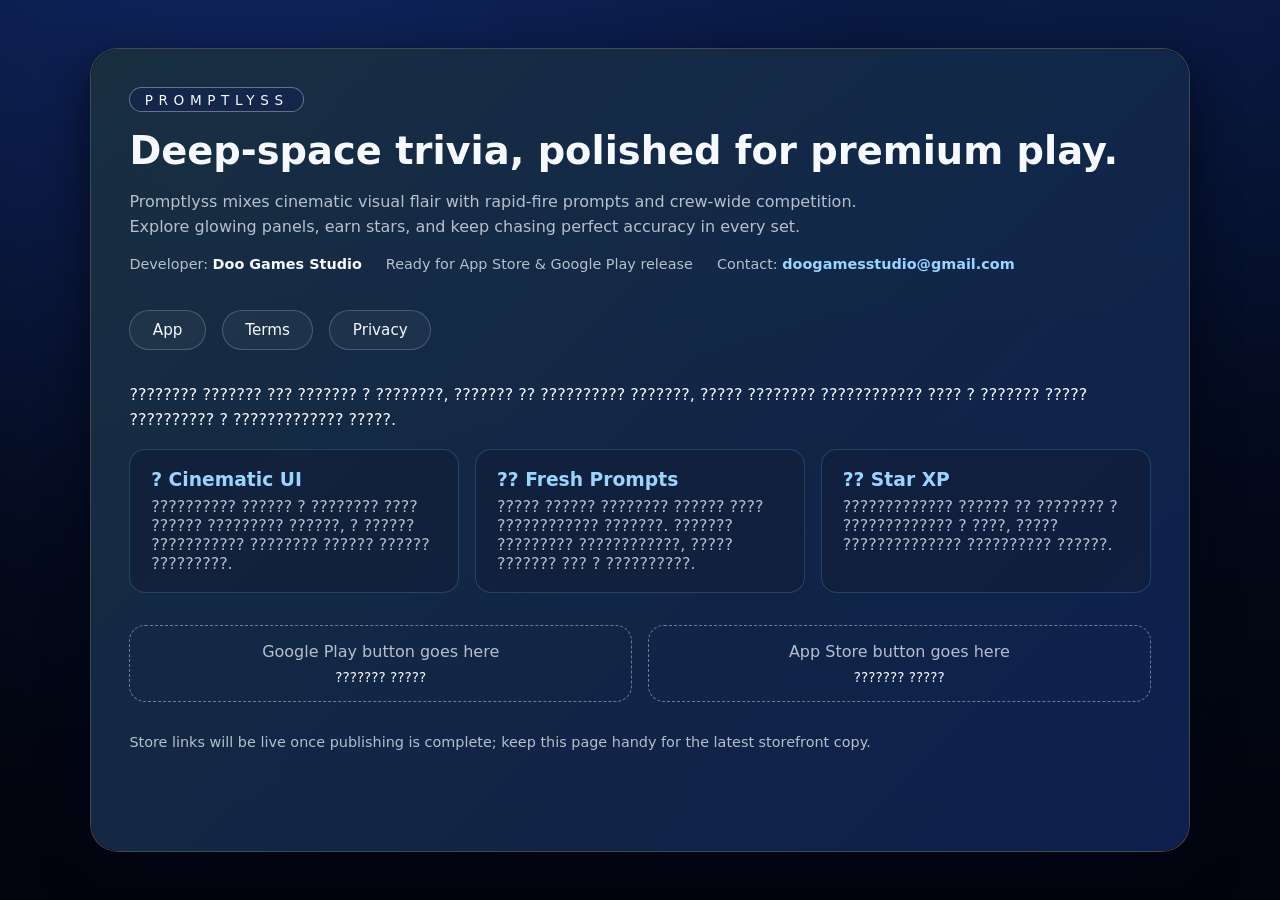
<file: legal/apps/promptlyss/index.html>
﻿<!doctype html>
<html lang= ru>
<head>
  <meta charset=utf-8 />
  <meta name=viewport content=width=device-width,initial-scale=1 />
  <title>Promptlyss — Deep Space Trivia</title>
  <meta name=description content=Promptlyss is a cinematic trivia experience from Doo Games Studio. Starry visuals fresh prompts and thrilling rounds. />
  <link rel=stylesheet href=./style.css />
</head>
<body>
  <main>
    <div class=panel>
      <header class=hero>
        <div class=badge>Promptlyss</div>
        <h1>Deep-space trivia, polished for premium play.</h1>
        <p class=lede>Promptlyss mixes cinematic visual flair with rapid-fire prompts and crew-wide competition. Explore glowing panels, earn stars, and keep chasing perfect accuracy in every set.</p>
        <div class=hero__meta>
          <span>Developer: <strong>Doo Games Studio</strong></span>
          <span>Ready for App Store & Google Play release</span>
          <span>Contact: <strong><a href=mailto:doogamesstudio@gmail.com>doogamesstudio@gmail.com</a></strong></span>
        </div>
      </header>

      <nav class=subnav>
        <a href=./index.html>App</a>
        <a href=./terms.html>Terms</a>
        <a href=./privacy-policy.html>Privacy</a>
      </nav>

      <p class=app-description>???????? ??????? ??? ??????? ? ????????, ??????? ?? ?????????? ???????, ????? ???????? ???????????? ???? ? ??????? ????? ?????????? ? ????????????? ?????.</p>

      <div class=features>
        <article>
          <h3>? Cinematic UI</h3>
          <p>?????????? ?????? ? ???????? ???? ?????? ????????? ??????, ? ?????? ??????????? ???????? ?????? ?????? ?????????.</p>
        </article>
        <article>
          <h3>?? Fresh Prompts</h3>
          <p>????? ?????? ???????? ?????? ???? ???????????? ???????. ??????? ????????? ????????????, ????? ??????? ??? ? ??????????.</p>
        </article>
        <article>
          <h3>?? Star XP</h3>
          <p>????????????? ?????? ?? ???????? ? ????????????? ? ????, ????? ?????????????? ?????????? ??????.</p>
        </article>
      </div>

      <section class=store-cta>
        <div class=store-card>
          Google Play button goes here
          <span>??????? ?????</span>
        </div>
        <div class=store-card>
          App Store button goes here
          <span>??????? ?????</span>
        </div>
      </section>

      <p class=footer-note>Store links will be live once publishing is complete; keep this page handy for the latest storefront copy.</p>
    </div>
  </main>
</body>
</html>
</file>
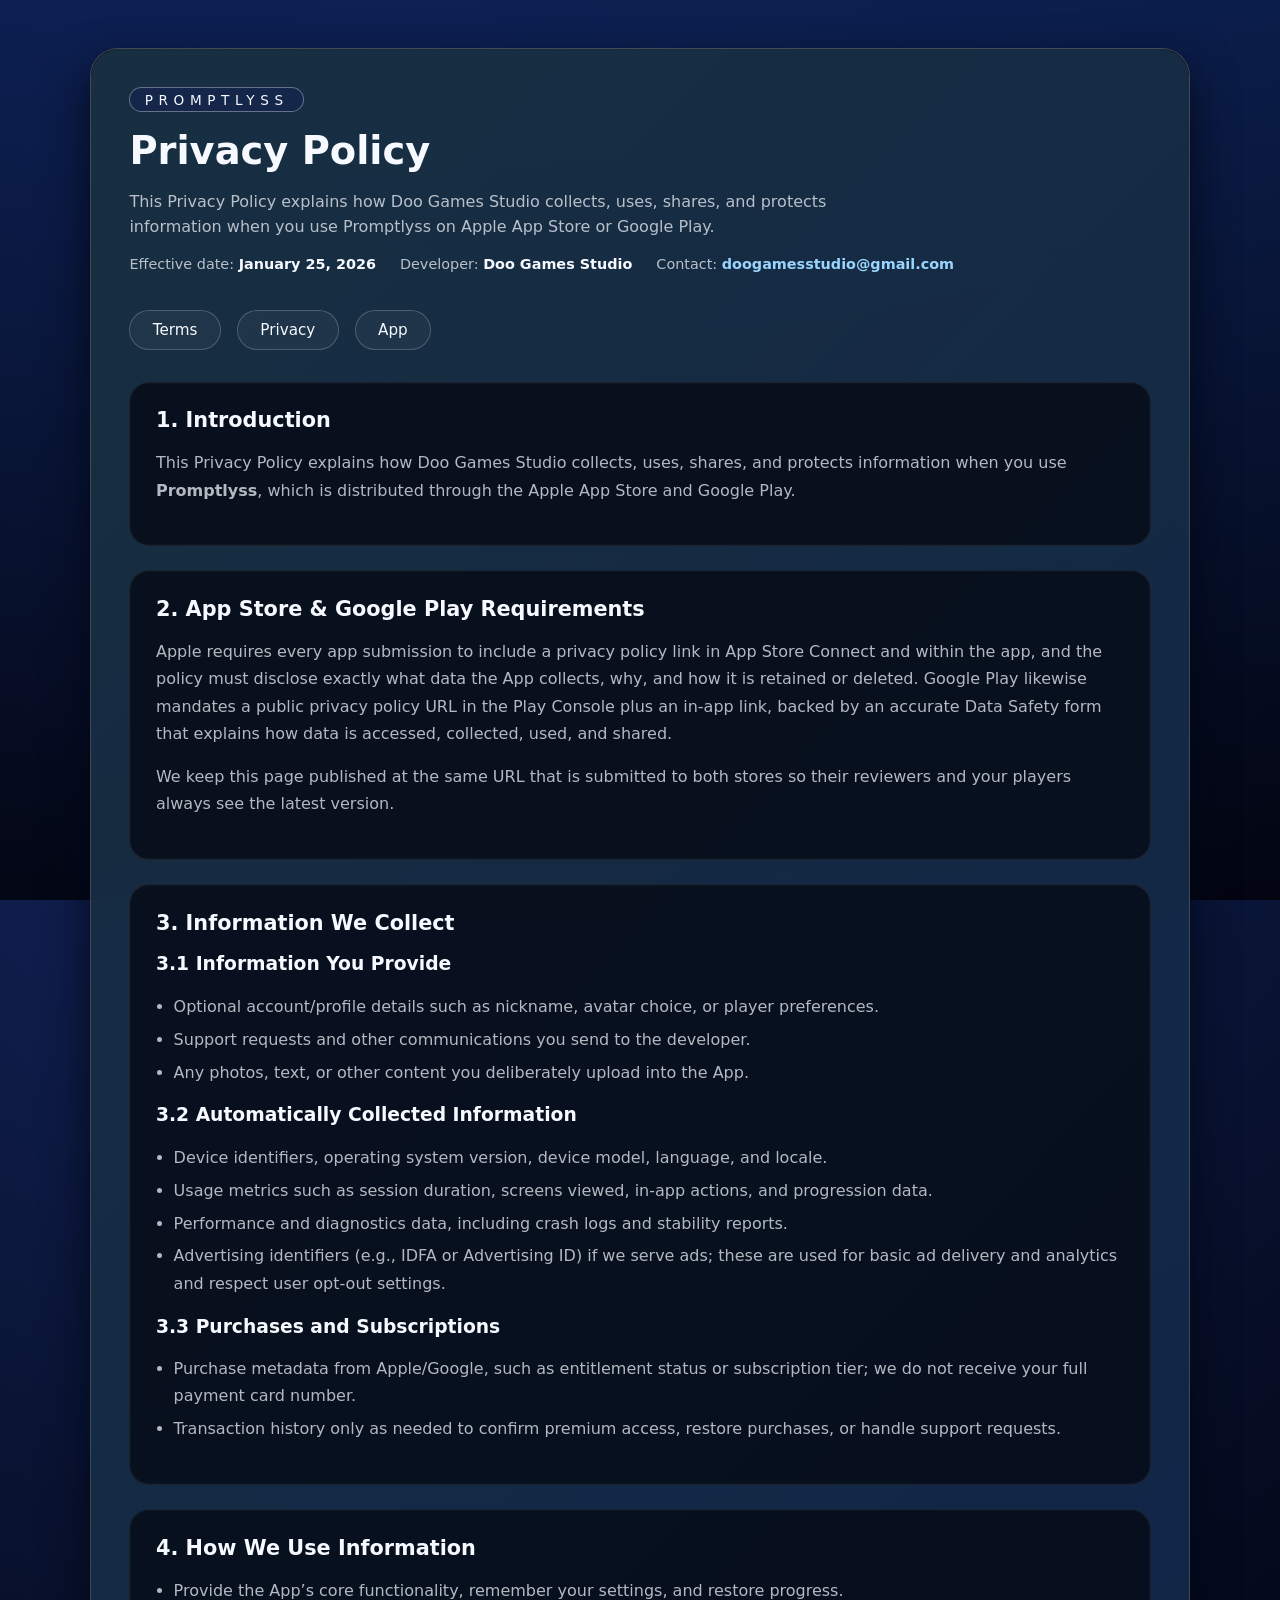
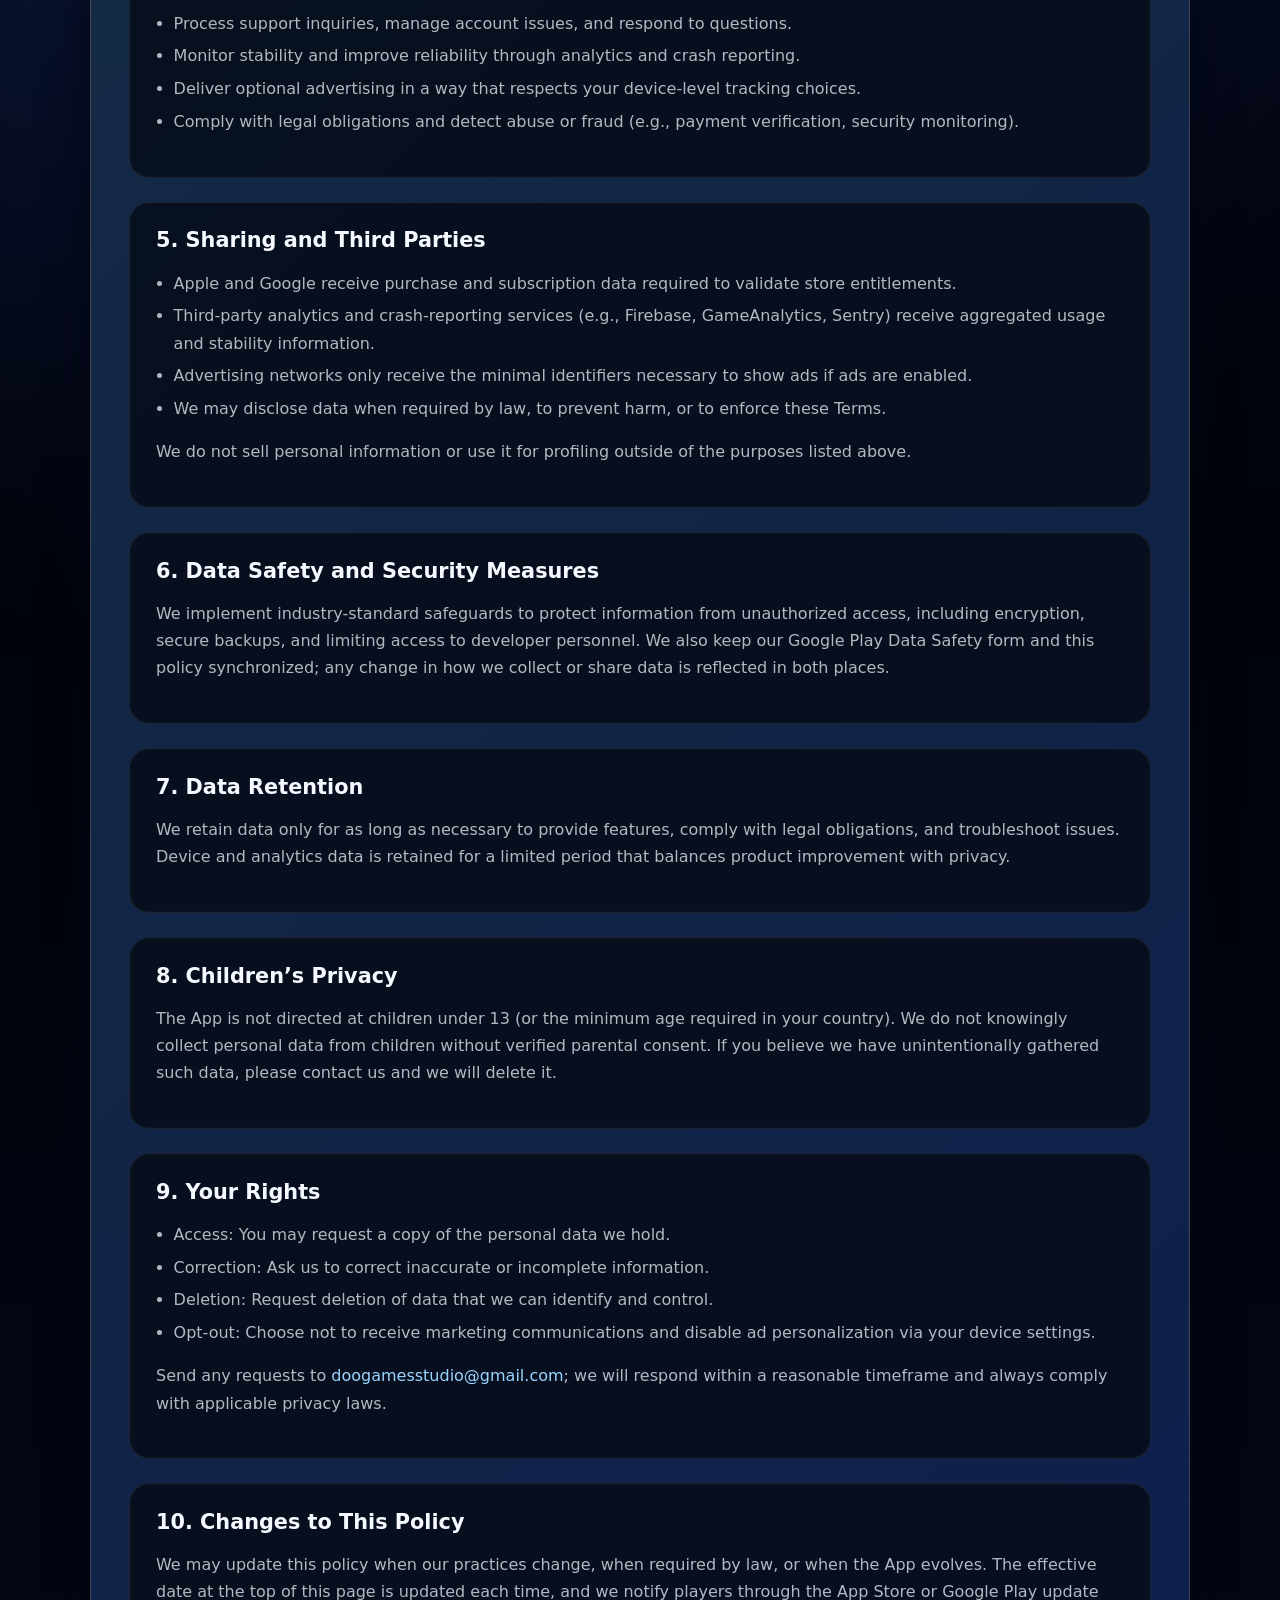
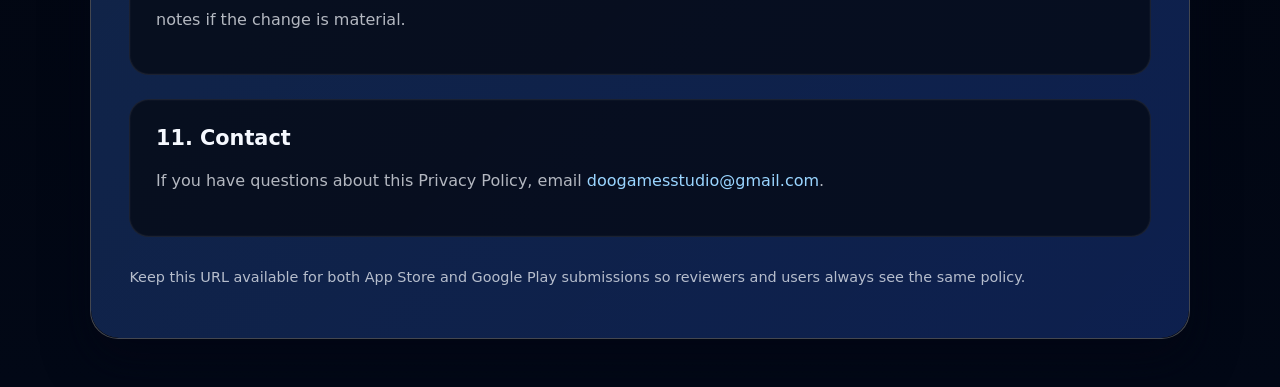
<file: legal/privacy-policy.html>
﻿<!doctype html>
<html lang= ru>
<head>
  <meta charset=utf-8 />
  <meta name=viewport content=width=device-width,initial-scale=1 />
  <title>Privacy Policy — Promptlyss</title>
  <meta name=description content=Privacy Policy for Promptlyss distributed by Doo Games Studio via App Store and Google Play. />
  <link rel=stylesheet href=apps/promptlyss/style.css />
</head>
<body>
  <main>
    <div class=panel>
      <header class=hero>
        <div class=badge>Promptlyss</div>
        <h1>Privacy Policy</h1>
        <p class=lede>This Privacy Policy explains how Doo Games Studio collects, uses, shares, and protects information when you use Promptlyss on Apple App Store or Google Play.</p>
        <div class=hero__meta>
          <span>Effective date: <strong>January 25, 2026</strong></span>
          <span>Developer: <strong>Doo Games Studio</strong></span>
          <span>Contact: <strong><a href=mailto:doogamesstudio@gmail.com>doogamesstudio@gmail.com</a></strong></span>
        </div>
      </header>

      <nav class=subnav>
        <a href=./terms.html>Terms</a>
        <a href=./privacy-policy.html>Privacy</a>
        <a href=apps/promptlyss/index.html>App</a>
      </nav>

      <div class=content>
        <article>
          <h2>1. Introduction</h2>
          <p>This Privacy Policy explains how Doo Games Studio collects, uses, shares, and protects information when you use <strong>Promptlyss</strong>, which is distributed through the Apple App Store and Google Play.</p>
        </article>
        <article>
          <h2>2. App Store & Google Play Requirements</h2>
          <p>Apple requires every app submission to include a privacy policy link in App Store Connect and within the app, and the policy must disclose exactly what data the App collects, why, and how it is retained or deleted. Google Play likewise mandates a public privacy policy URL in the Play Console plus an in-app link, backed by an accurate Data Safety form that explains how data is accessed, collected, used, and shared.</p>
          <p class=muted>We keep this page published at the same URL that is submitted to both stores so their reviewers and your players always see the latest version.</p>
        </article>
        <article>
          <h2>3. Information We Collect</h2>
          <h3>3.1 Information You Provide</h3>
          <ul>
            <li>Optional account/profile details such as nickname, avatar choice, or player preferences.</li>
            <li>Support requests and other communications you send to the developer.</li>
            <li>Any photos, text, or other content you deliberately upload into the App.</li>
          </ul>
          <h3>3.2 Automatically Collected Information</h3>
          <ul>
            <li>Device identifiers, operating system version, device model, language, and locale.</li>
            <li>Usage metrics such as session duration, screens viewed, in-app actions, and progression data.</li>
            <li>Performance and diagnostics data, including crash logs and stability reports.</li>
            <li>Advertising identifiers (e.g., IDFA or Advertising ID) if we serve ads; these are used for basic ad delivery and analytics and respect user opt-out settings.</li>
          </ul>
          <h3>3.3 Purchases and Subscriptions</h3>
          <ul>
            <li>Purchase metadata from Apple/Google, such as entitlement status or subscription tier; we do not receive your full payment card number.</li>
            <li>Transaction history only as needed to confirm premium access, restore purchases, or handle support requests.</li>
          </ul>
        </article>
        <article>
          <h2>4. How We Use Information</h2>
          <ul>
            <li>Provide the App’s core functionality, remember your settings, and restore progress.</li>
            <li>Process support inquiries, manage account issues, and respond to questions.</li>
            <li>Monitor stability and improve reliability through analytics and crash reporting.</li>
            <li>Deliver optional advertising in a way that respects your device-level tracking choices.</li>
            <li>Comply with legal obligations and detect abuse or fraud (e.g., payment verification, security monitoring).</li>
          </ul>
        </article>
        <article>
          <h2>5. Sharing and Third Parties</h2>
          <ul>
            <li>Apple and Google receive purchase and subscription data required to validate store entitlements.</li>
            <li>Third-party analytics and crash-reporting services (e.g., Firebase, GameAnalytics, Sentry) receive aggregated usage and stability information.</li>
            <li>Advertising networks only receive the minimal identifiers necessary to show ads if ads are enabled.</li>
            <li>We may disclose data when required by law, to prevent harm, or to enforce these Terms.</li>
          </ul>
          <p class=muted>We do not sell personal information or use it for profiling outside of the purposes listed above.</p>
        </article>
        <article>
          <h2>6. Data Safety and Security Measures</h2>
          <p>We implement industry-standard safeguards to protect information from unauthorized access, including encryption, secure backups, and limiting access to developer personnel. We also keep our Google Play Data Safety form and this policy synchronized; any change in how we collect or share data is reflected in both places.</p>
        </article>
        <article>
          <h2>7. Data Retention</h2>
          <p>We retain data only for as long as necessary to provide features, comply with legal obligations, and troubleshoot issues. Device and analytics data is retained for a limited period that balances product improvement with privacy.</p>
        </article>
        <article>
          <h2>8. Children’s Privacy</h2>
          <p>The App is not directed at children under 13 (or the minimum age required in your country). We do not knowingly collect personal data from children without verified parental consent. If you believe we have unintentionally gathered such data, please contact us and we will delete it.</p>
        </article>
        <article>
          <h2>9. Your Rights</h2>
          <ul>
            <li>Access: You may request a copy of the personal data we hold.</li>
            <li>Correction: Ask us to correct inaccurate or incomplete information.</li>
            <li>Deletion: Request deletion of data that we can identify and control.</li>
            <li>Opt-out: Choose not to receive marketing communications and disable ad personalization via your device settings.</li>
          </ul>
          <p>Send any requests to <a href=mailto:doogamesstudio@gmail.com>doogamesstudio@gmail.com</a>; we will respond within a reasonable timeframe and always comply with applicable privacy laws.</p>
        </article>
        <article>
          <h2>10. Changes to This Policy</h2>
          <p>We may update this policy when our practices change, when required by law, or when the App evolves. The effective date at the top of this page is updated each time, and we notify players through the App Store or Google Play update notes if the change is material.</p>
        </article>
        <article>
          <h2>11. Contact</h2>
          <p>If you have questions about this Privacy Policy, email <a href=mailto:doogamesstudio@gmail.com>doogamesstudio@gmail.com</a>.</p>
        </article>
      </div>

      <p class=footer-note>Keep this URL available for both App Store and Google Play submissions so reviewers and users always see the same policy.</p>
    </div>
  </main>
</body>
</html>
</file>
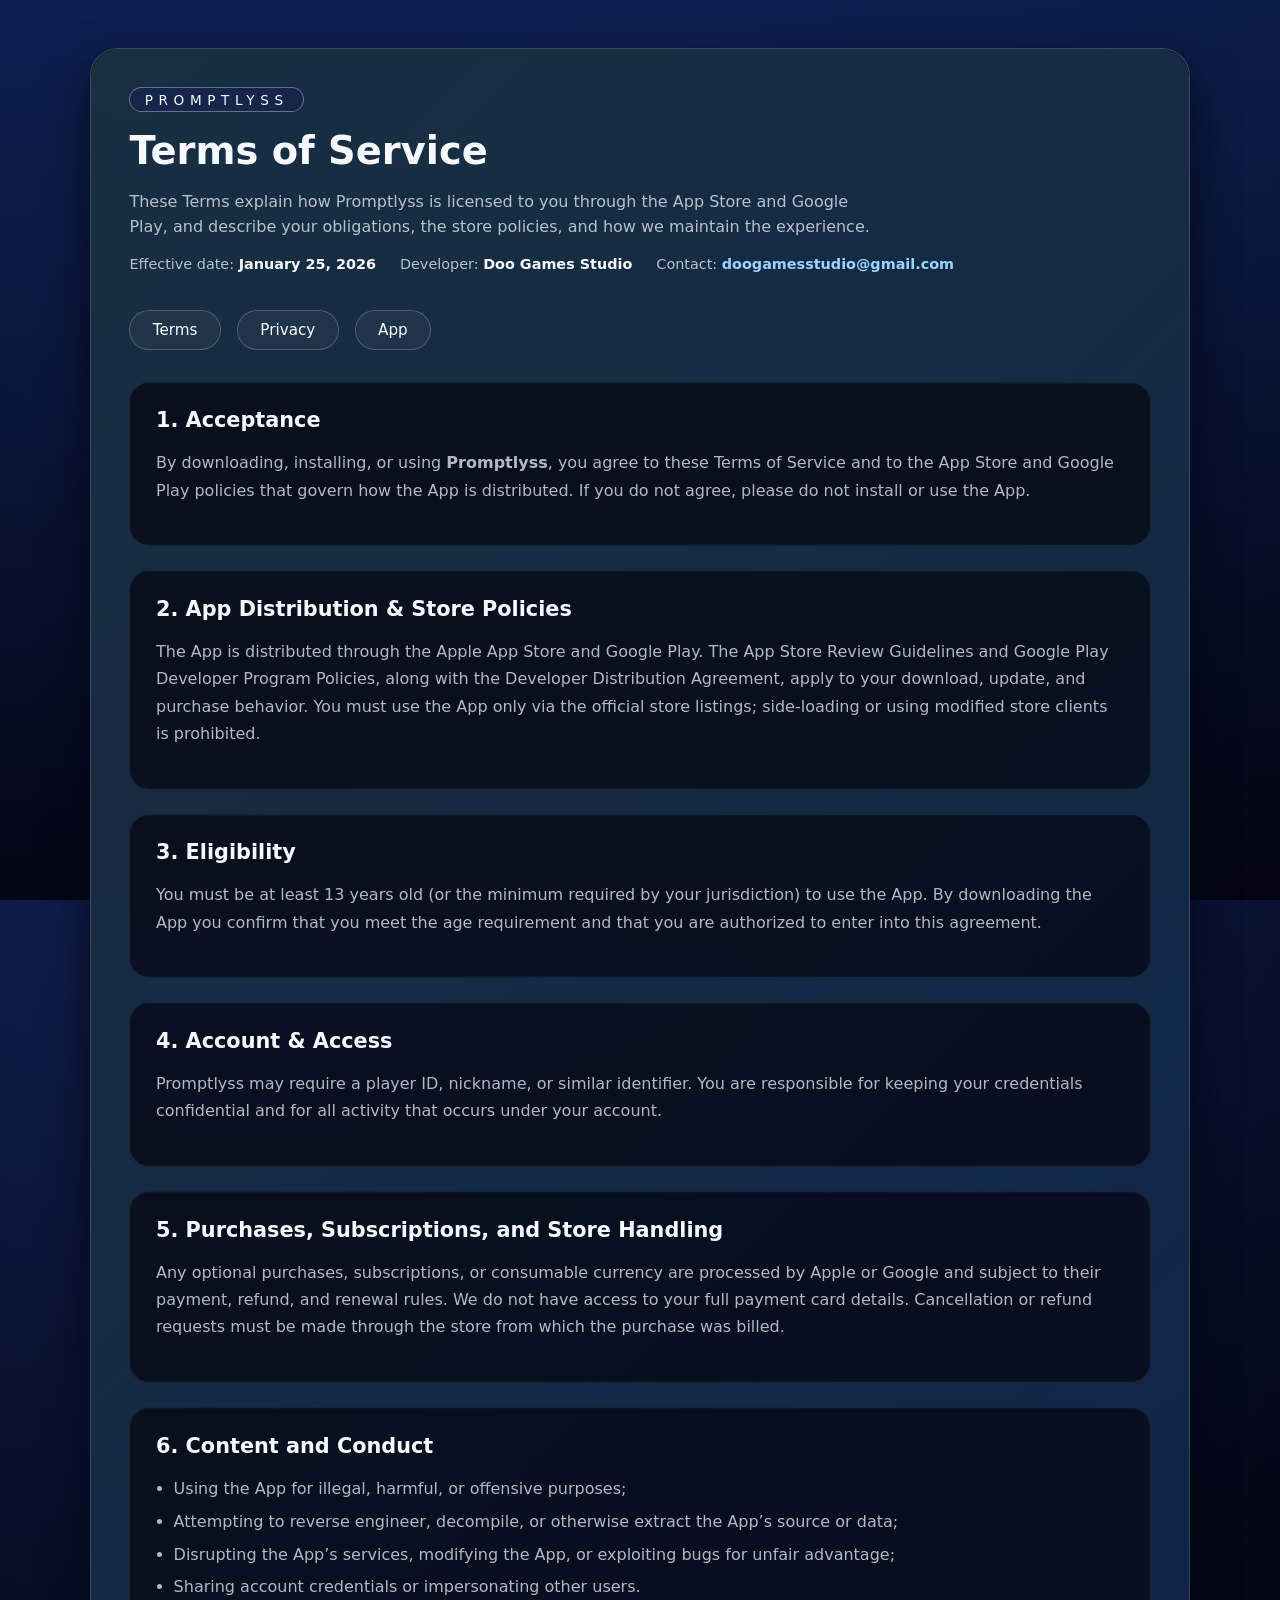
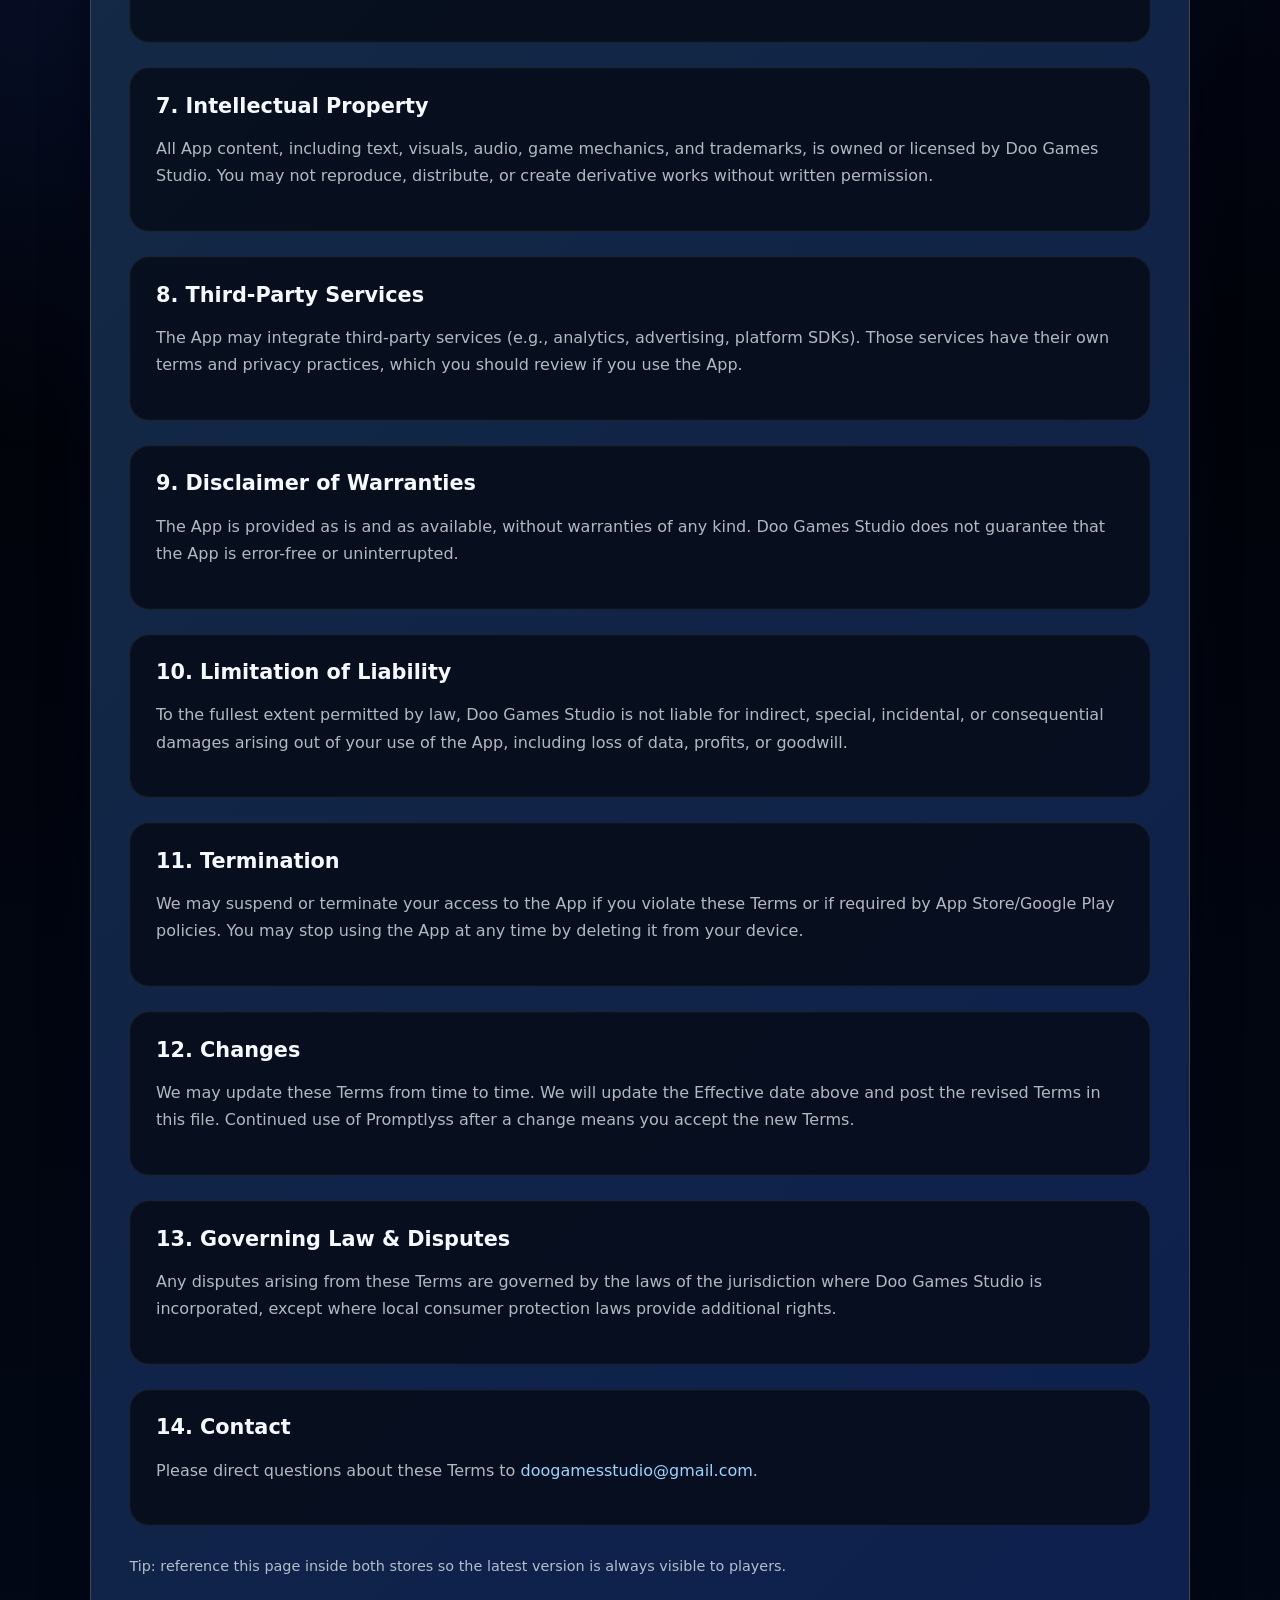
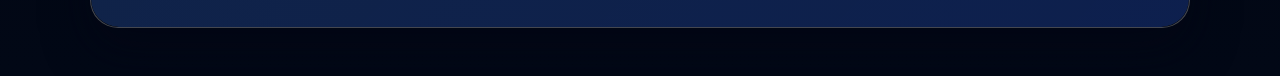
<file: legal/terms.html>
﻿<!doctype html>
<html lang= ru>
<head>
  <meta charset=utf-8 />
  <meta name=viewport content=width=device-width,initial-scale=1 />
  <title>Terms of Service — Promptlyss</title>
  <meta name=description content=Terms of Service for Promptlyss distributed by Doo Games Studio via App Store and Google Play. />
  <link rel=stylesheet href=apps/promptlyss/style.css />
</head>
<body>
  <main>
    <div class=panel>
      <header class=hero>
        <div class=badge>Promptlyss</div>
        <h1>Terms of Service</h1>
        <p class=lede>These Terms explain how Promptlyss is licensed to you through the App Store and Google Play, and describe your obligations, the store policies, and how we maintain the experience.</p>
        <div class=hero__meta>
          <span>Effective date: <strong>January 25, 2026</strong></span>
          <span>Developer: <strong>Doo Games Studio</strong></span>
          <span>Contact: <strong><a href=mailto:doogamesstudio@gmail.com>doogamesstudio@gmail.com</a></strong></span>
        </div>
      </header>

      <nav class=subnav>
        <a href=./terms.html>Terms</a>
        <a href=./privacy-policy.html>Privacy</a>
        <a href=apps/promptlyss/index.html>App</a>
      </nav>

      <div class=content>
        <article>
          <h2>1. Acceptance</h2>
          <p>By downloading, installing, or using <strong>Promptlyss</strong>, you agree to these Terms of Service and to the App Store and Google Play policies that govern how the App is distributed. If you do not agree, please do not install or use the App.</p>
        </article>
        <article>
          <h2>2. App Distribution & Store Policies</h2>
          <p>The App is distributed through the Apple App Store and Google Play. The App Store Review Guidelines and Google Play Developer Program Policies, along with the Developer Distribution Agreement, apply to your download, update, and purchase behavior. You must use the App only via the official store listings; side-loading or using modified store clients is prohibited.</p>
        </article>
        <article>
          <h2>3. Eligibility</h2>
          <p>You must be at least 13 years old (or the minimum required by your jurisdiction) to use the App. By downloading the App you confirm that you meet the age requirement and that you are authorized to enter into this agreement.</p>
        </article>
        <article>
          <h2>4. Account & Access</h2>
          <p>Promptlyss may require a player ID, nickname, or similar identifier. You are responsible for keeping your credentials confidential and for all activity that occurs under your account.</p>
        </article>
        <article>
          <h2>5. Purchases, Subscriptions, and Store Handling</h2>
          <p>Any optional purchases, subscriptions, or consumable currency are processed by Apple or Google and subject to their payment, refund, and renewal rules. We do not have access to your full payment card details. Cancellation or refund requests must be made through the store from which the purchase was billed.</p>
        </article>
        <article>
          <h2>6. Content and Conduct</h2>
          <ul>
            <li>Using the App for illegal, harmful, or offensive purposes;</li>
            <li>Attempting to reverse engineer, decompile, or otherwise extract the App’s source or data;</li>
            <li>Disrupting the App’s services, modifying the App, or exploiting bugs for unfair advantage;</li>
            <li>Sharing account credentials or impersonating other users.</li>
          </ul>
        </article>
        <article>
          <h2>7. Intellectual Property</h2>
          <p>All App content, including text, visuals, audio, game mechanics, and trademarks, is owned or licensed by Doo Games Studio. You may not reproduce, distribute, or create derivative works without written permission.</p>
        </article>
        <article>
          <h2>8. Third-Party Services</h2>
          <p>The App may integrate third-party services (e.g., analytics, advertising, platform SDKs). Those services have their own terms and privacy practices, which you should review if you use the App.</p>
        </article>
        <article>
          <h2>9. Disclaimer of Warranties</h2>
          <p>The App is provided as is and as available, without warranties of any kind. Doo Games Studio does not guarantee that the App is error-free or uninterrupted.</p>
        </article>
        <article>
          <h2>10. Limitation of Liability</h2>
          <p>To the fullest extent permitted by law, Doo Games Studio is not liable for indirect, special, incidental, or consequential damages arising out of your use of the App, including loss of data, profits, or goodwill.</p>
        </article>
        <article>
          <h2>11. Termination</h2>
          <p>We may suspend or terminate your access to the App if you violate these Terms or if required by App Store/Google Play policies. You may stop using the App at any time by deleting it from your device.</p>
        </article>
        <article>
          <h2>12. Changes</h2>
          <p>We may update these Terms from time to time. We will update the Effective date above and post the revised Terms in this file. Continued use of Promptlyss after a change means you accept the new Terms.</p>
        </article>
        <article>
          <h2>13. Governing Law & Disputes</h2>
          <p>Any disputes arising from these Terms are governed by the laws of the jurisdiction where Doo Games Studio is incorporated, except where local consumer protection laws provide additional rights.</p>
        </article>
        <article>
          <h2>14. Contact</h2>
          <p>Please direct questions about these Terms to <a href= mailto:doogamesstudio@gmail.com>doogamesstudio@gmail.com</a>.</p>
        </article>
      </div>

      <p class=footer-note>Tip: reference this page inside both stores so the latest version is always visible to players.</p>
    </div>
  </main>
</body>
</html>
</file>
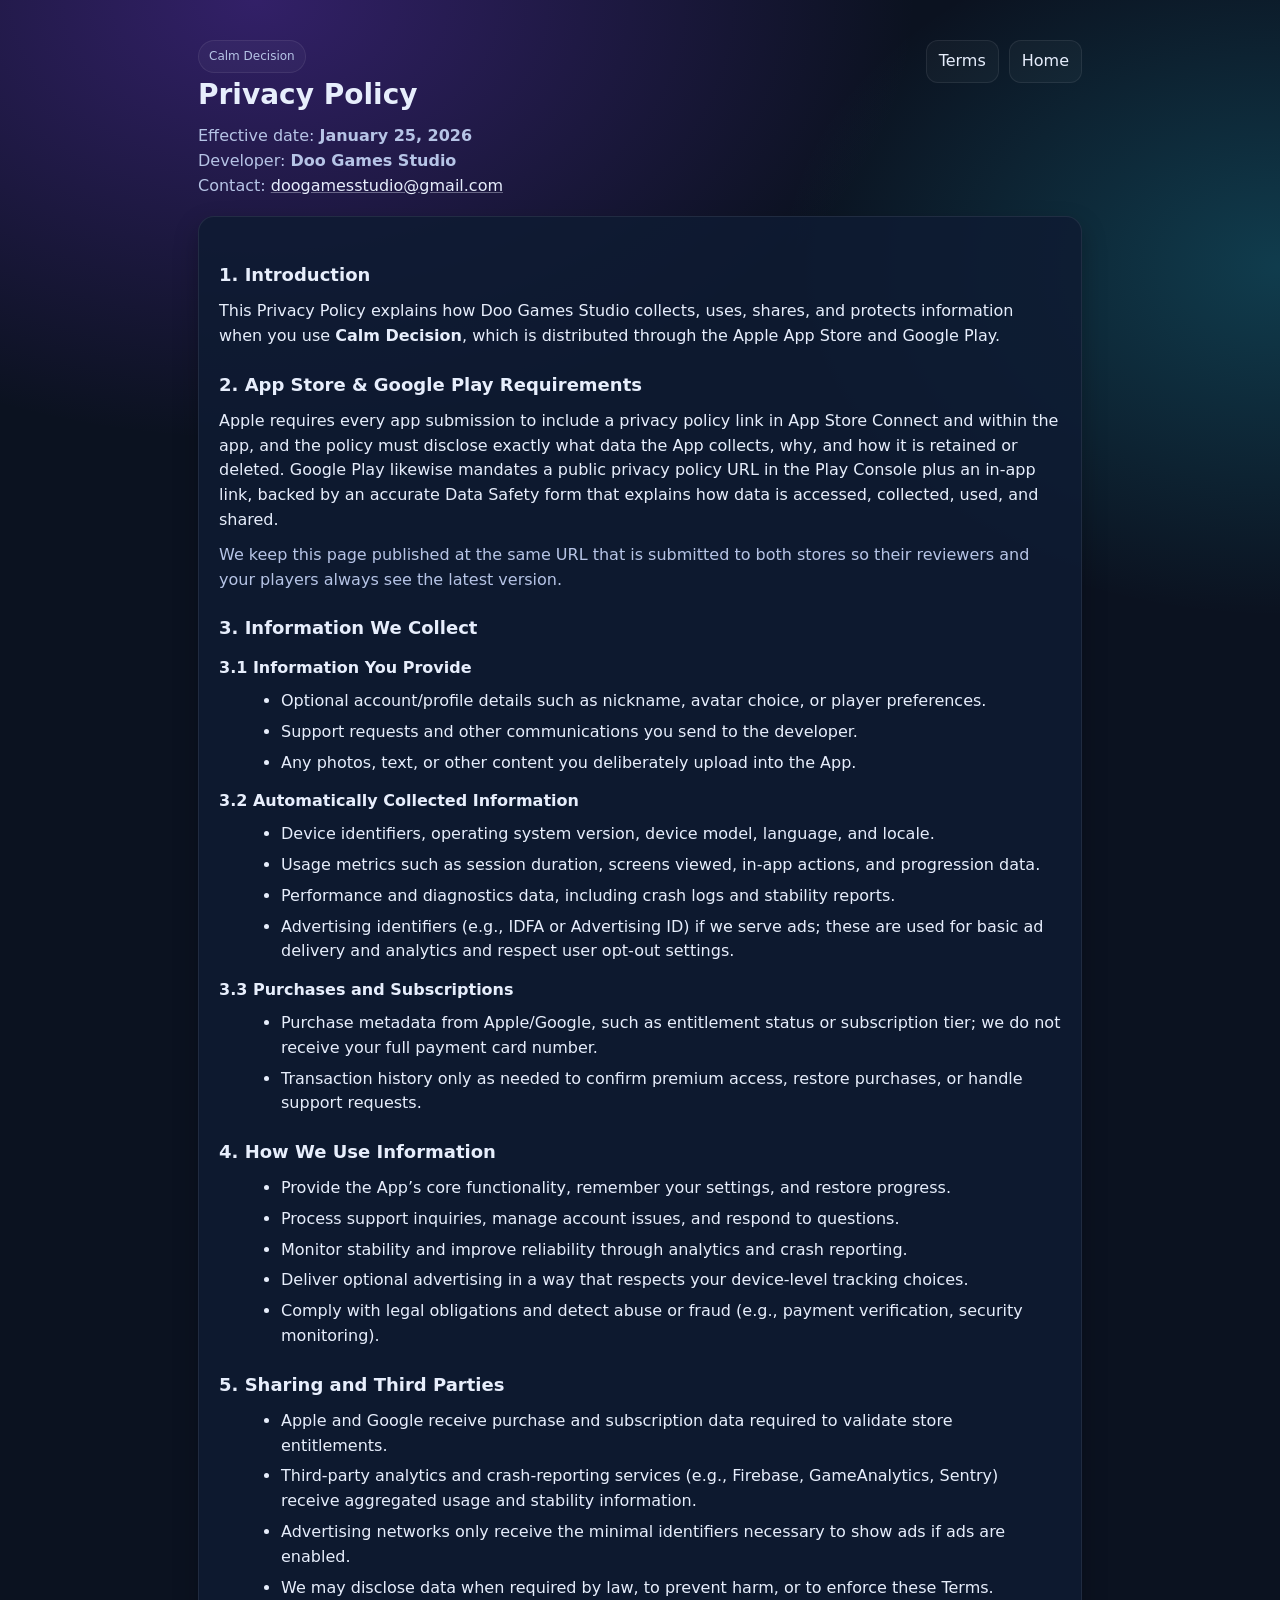
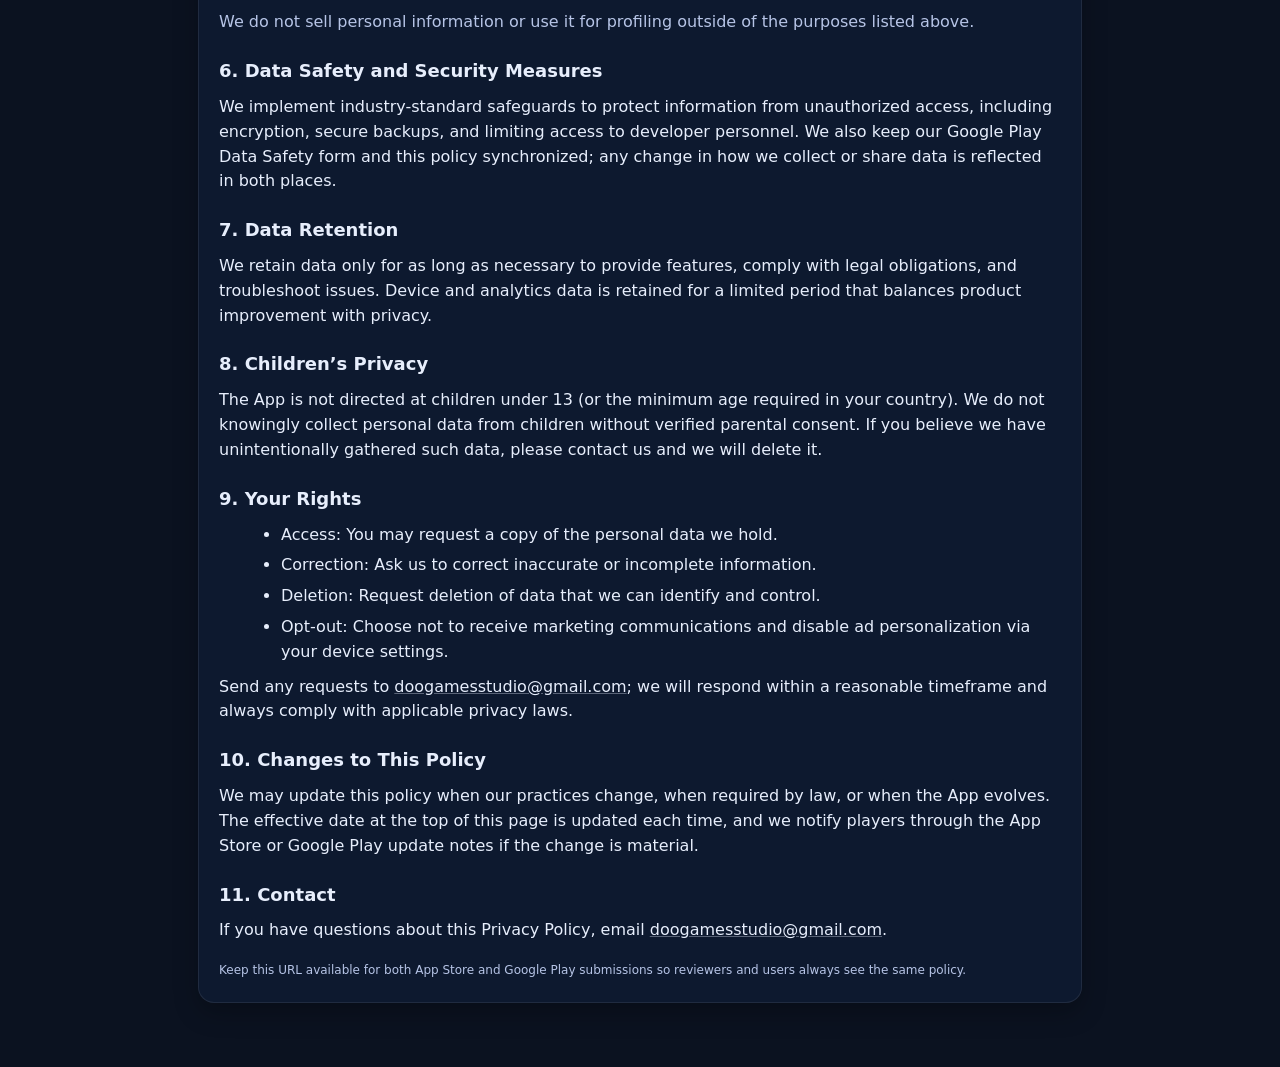
<file: legal/apps/calm-decision/privacy-policy.html>
<!doctype html>
<html lang="en">
<head>
  <meta charset="utf-8" />
  <meta name="viewport" content="width=device-width,initial-scale=1" />
  <title>Privacy Policy — Calm Decision</title>
  <meta name="description" content="Privacy Policy for Calm Decision distributed by Doo Games Studio via App Store and Google Play." />
  <style>
    :root { --bg:#0b1220; --card:#0f1b33; --text:#e7eefc; --muted:#b6c4e6; --accent:#7c3aed; --border:rgba(255,255,255,.08); }
    *{box-sizing:border-box}
    body{margin:0;font-family:system-ui,-apple-system,Segoe UI,Roboto,Ubuntu,Cantarell,Noto Sans,sans-serif;background:radial-gradient(1200px 800px at 20% 0%, rgba(124,58,237,.35), transparent 55%),radial-gradient(1000px 700px at 100% 10%, rgba(34,211,238,.22), transparent 50%),var(--bg);color:var(--text);line-height:1.55}
    a{color:var(--text);text-decoration:underline;text-decoration-color:rgba(231,238,252,.35)}
    a:hover{text-decoration-color:var(--text)}
    .wrap{max-width:920px;margin:0 auto;padding:40px 18px 64px}
    .header{display:flex;gap:14px;align-items:flex-start;justify-content:space-between;flex-wrap:wrap;margin-bottom:18px}
    .badge{display:inline-block;padding:6px 10px;border:1px solid var(--border);border-radius:999px;color:var(--muted);font-size:12px;background:rgba(255,255,255,.03)}
    .card{background:rgba(15,27,51,.86);border:1px solid var(--border);border-radius:16px;padding:22px 20px;box-shadow:0 10px 24px rgba(0,0,0,.25)}
    h1{font-size:28px;margin:0 0 8px}
    h2{font-size:18px;margin:22px 0 10px}
    h3{font-size:16px;margin:14px 0 6px}
    p{margin:10px 0;color:var(--text)}
    ul{margin:8px 0 0 22px;color:var(--text)}
    li{margin:6px 0}
    .muted{color:var(--muted)}
    .toplinks{display:flex;gap:10px;flex-wrap:wrap}
    .toplinks a{display:inline-block;padding:8px 12px;border:1px solid var(--border);border-radius:12px;background:rgba(255,255,255,.03);text-decoration:none}
    .toplinks a:hover{border-color:rgba(255,255,255,.18)}
    footer{margin-top:18px;color:var(--muted);font-size:12px}
    code{background:rgba(255,255,255,.06);padding:2px 6px;border-radius:8px;border:1px solid var(--border)}
  </style>
</head>
<body>
  <div class="wrap">
    <div class="header">
      <div>
        <div class="badge">Calm Decision</div>
        <h1>Privacy Policy</h1>
        <div class="muted">
          Effective date: <strong>January 25, 2026</strong><br />
          Developer: <strong>Doo Games Studio</strong><br />
          Contact: <a href="mailto:doogamesstudio@gmail.com">doogamesstudio@gmail.com</a>
        </div>
      </div>
      <div class="toplinks">
        <a href="./terms.html" title="Open Terms of Service">Terms</a>
        <a href="../" title="Back to site (optional)">Home</a>
      </div>
    </div>

    <div class="card">
      <h2>1. Introduction</h2>
      <p>This Privacy Policy explains how Doo Games Studio collects, uses, shares, and protects information when you use <strong>Calm Decision</strong>, which is distributed through the Apple App Store and Google Play.</p>

      <h2>2. App Store & Google Play Requirements</h2>
      <p>Apple requires every app submission to include a privacy policy link in App Store Connect and within the app, and the policy must disclose exactly what data the App collects, why, and how it is retained or deleted. Google Play likewise mandates a public privacy policy URL in the Play Console plus an in-app link, backed by an accurate Data Safety form that explains how data is accessed, collected, used, and shared.</p>
      <p class="muted">We keep this page published at the same URL that is submitted to both stores so their reviewers and your players always see the latest version.</p>

      <h2>3. Information We Collect</h2>
      <h3>3.1 Information You Provide</h3>
      <ul>
        <li>Optional account/profile details such as nickname, avatar choice, or player preferences.</li>
        <li>Support requests and other communications you send to the developer.</li>
        <li>Any photos, text, or other content you deliberately upload into the App.</li>
      </ul>
      <h3>3.2 Automatically Collected Information</h3>
      <ul>
        <li>Device identifiers, operating system version, device model, language, and locale.</li>
        <li>Usage metrics such as session duration, screens viewed, in-app actions, and progression data.</li>
        <li>Performance and diagnostics data, including crash logs and stability reports.</li>
        <li>Advertising identifiers (e.g., IDFA or Advertising ID) if we serve ads; these are used for basic ad delivery and analytics and respect user opt-out settings.</li>
      </ul>
      <h3>3.3 Purchases and Subscriptions</h3>
      <ul>
        <li>Purchase metadata from Apple/Google, such as entitlement status or subscription tier; we do not receive your full payment card number.</li>
        <li>Transaction history only as needed to confirm premium access, restore purchases, or handle support requests.</li>
      </ul>

      <h2>4. How We Use Information</h2>
      <ul>
        <li>Provide the App&rsquo;s core functionality, remember your settings, and restore progress.</li>
        <li>Process support inquiries, manage account issues, and respond to questions.</li>
        <li>Monitor stability and improve reliability through analytics and crash reporting.</li>
        <li>Deliver optional advertising in a way that respects your device-level tracking choices.</li>
        <li>Comply with legal obligations and detect abuse or fraud (e.g., payment verification, security monitoring).</li>
      </ul>

      <h2>5. Sharing and Third Parties</h2>
      <ul>
        <li>Apple and Google receive purchase and subscription data required to validate store entitlements.</li>
        <li>Third-party analytics and crash-reporting services (e.g., Firebase, GameAnalytics, Sentry) receive aggregated usage and stability information.</li>
        <li>Advertising networks only receive the minimal identifiers necessary to show ads if ads are enabled.</li>
        <li>We may disclose data when required by law, to prevent harm, or to enforce these Terms.</li>
      </ul>
      <p class="muted">We do not sell personal information or use it for profiling outside of the purposes listed above.</p>

      <h2>6. Data Safety and Security Measures</h2>
      <p>We implement industry-standard safeguards to protect information from unauthorized access, including encryption, secure backups, and limiting access to developer personnel. We also keep our Google Play Data Safety form and this policy synchronized; any change in how we collect or share data is reflected in both places.</p>

      <h2>7. Data Retention</h2>
      <p>We retain data only for as long as necessary to provide features, comply with legal obligations, and troubleshoot issues. Device and analytics data is retained for a limited period that balances product improvement with privacy.</p>

      <h2>8. Children&rsquo;s Privacy</h2>
      <p>The App is not directed at children under 13 (or the minimum age required in your country). We do not knowingly collect personal data from children without verified parental consent. If you believe we have unintentionally gathered such data, please contact us and we will delete it.</p>

      <h2>9. Your Rights</h2>
      <ul>
        <li>Access: You may request a copy of the personal data we hold.</li>
        <li>Correction: Ask us to correct inaccurate or incomplete information.</li>
        <li>Deletion: Request deletion of data that we can identify and control.</li>
        <li>Opt-out: Choose not to receive marketing communications and disable ad personalization via your device settings.</li>
      </ul>
      <p>Send any requests to <a href="mailto:doogamesstudio@gmail.com">doogamesstudio@gmail.com</a>; we will respond within a reasonable timeframe and always comply with applicable privacy laws.</p>

      <h2>10. Changes to This Policy</h2>
      <p>We may update this policy when our practices change, when required by law, or when the App evolves. The effective date at the top of this page is updated each time, and we notify players through the App Store or Google Play update notes if the change is material.</p>

      <h2>11. Contact</h2>
      <p>If you have questions about this Privacy Policy, email <a href="mailto:doogamesstudio@gmail.com">doogamesstudio@gmail.com</a>.</p>

      <footer>
        Keep this URL available for both App Store and Google Play submissions so reviewers and users always see the same policy.
      </footer>
    </div>
  </div>
</body>
</html>
</file>
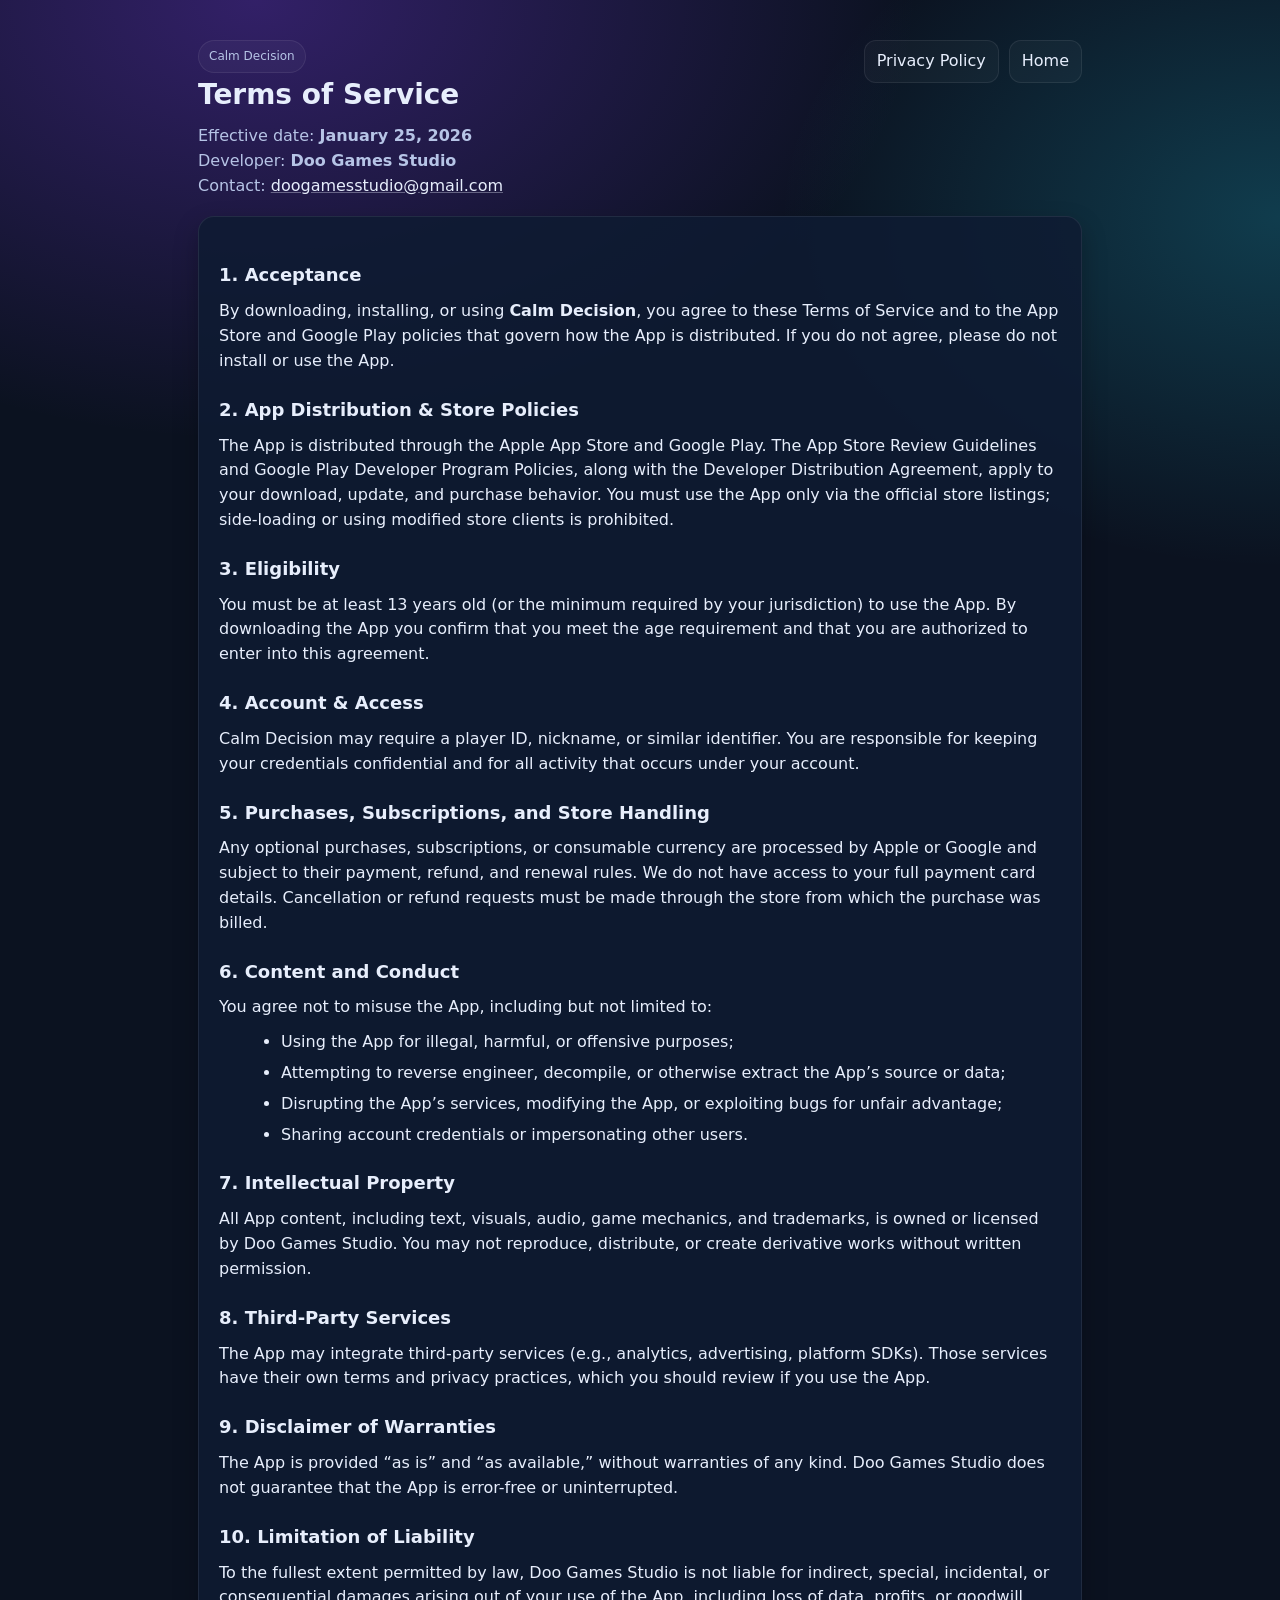
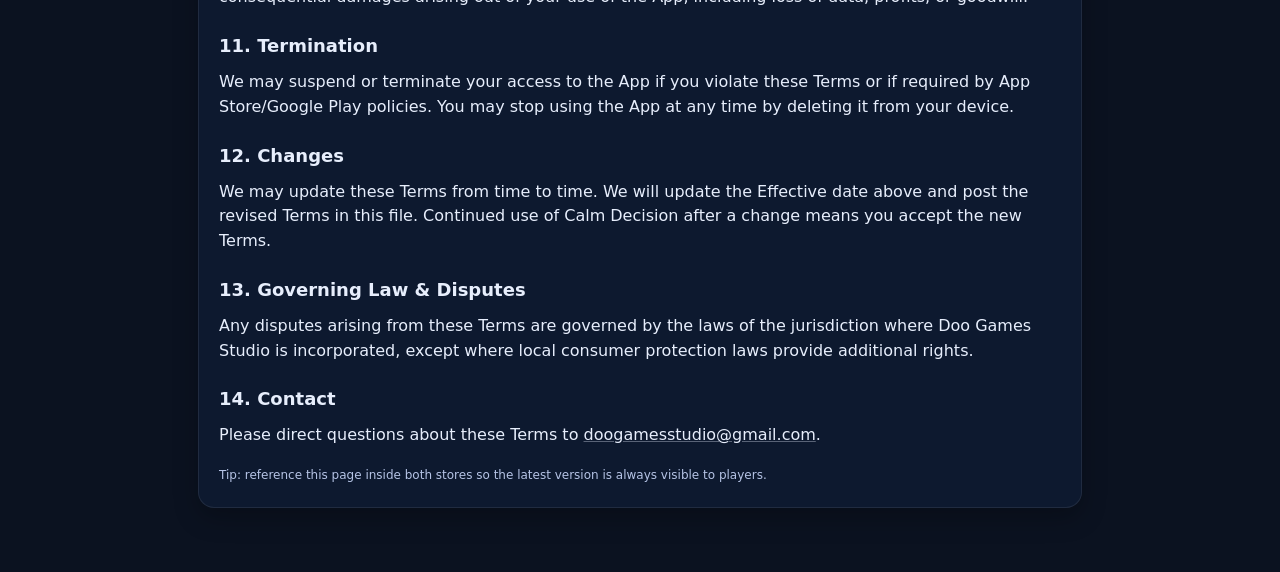
<file: legal/apps/calm-decision/terms.html>
<!doctype html>
<html lang="en">
<head>
  <meta charset="utf-8" />
  <meta name="viewport" content="width=device-width,initial-scale=1" />
  <title>Terms of Service — Calm Decision</title>
  <meta name="description" content="Terms of Service for Calm Decision distributed by Doo Games Studio via App Store and Google Play." />
  <style>
    :root { --bg:#0b1220; --card:#0f1b33; --text:#e7eefc; --muted:#b6c4e6; --border:rgba(255,255,255,.08); }
    *{box-sizing:border-box}
    body{margin:0;font-family:system-ui,-apple-system,Segoe UI,Roboto,Ubuntu,Cantarell,Noto Sans,sans-serif;background:radial-gradient(1200px 800px at 20% 0%, rgba(124,58,237,.35), transparent 55%),radial-gradient(1000px 700px at 100% 10%, rgba(34,211,238,.22), transparent 50%),var(--bg);color:var(--text);line-height:1.55}
    a{color:var(--text);text-decoration:underline;text-decoration-color:rgba(231,238,252,.35)}
    a:hover{text-decoration-color:var(--text)}
    .wrap{max-width:920px;margin:0 auto;padding:40px 18px 64px}
    .header{display:flex;gap:14px;align-items:flex-start;justify-content:space-between;flex-wrap:wrap;margin-bottom:18px}
    .badge{display:inline-block;padding:6px 10px;border:1px solid var(--border);border-radius:999px;color:var(--muted);font-size:12px;background:rgba(255,255,255,.03)}
    .card{background:rgba(15,27,51,.86);border:1px solid var(--border);border-radius:16px;padding:22px 20px;box-shadow:0 10px 24px rgba(0,0,0,.25)}
    h1{font-size:28px;margin:0 0 8px}
    h2{font-size:18px;margin:22px 0 10px}
    p{margin:10px 0}
    ul{margin:8px 0 0 22px}
    li{margin:6px 0}
    .muted{color:var(--muted)}
    .toplinks{display:flex;gap:10px;flex-wrap:wrap}
    .toplinks a{display:inline-block;padding:8px 12px;border:1px solid var(--border);border-radius:12px;background:rgba(255,255,255,.03);text-decoration:none}
    .toplinks a:hover{border-color:rgba(255,255,255,.18)}
    footer{margin-top:18px;color:var(--muted);font-size:12px}
    code{background:rgba(255,255,255,.06);padding:2px 6px;border-radius:8px;border:1px solid var(--border)}
  </style>
</head>
<body>
  <div class="wrap">
    <div class="header">
      <div>
        <div class="badge">Calm Decision</div>
        <h1>Terms of Service</h1>
        <div class="muted">
          Effective date: <strong>January 25, 2026</strong><br />
          Developer: <strong>Doo Games Studio</strong><br />
          Contact: <a href="mailto:doogamesstudio@gmail.com">doogamesstudio@gmail.com</a>
        </div>
      </div>
      <div class="toplinks">
        <a href="./privacy-policy.html" title="Open Privacy Policy">Privacy Policy</a>
        <a href="../" title="Back to site (optional)">Home</a>
      </div>
    </div>

    <div class="card">
      <h2>1. Acceptance</h2>
      <p>By downloading, installing, or using <strong>Calm Decision</strong>, you agree to these Terms of Service and to the App Store and Google Play policies that govern how the App is distributed. If you do not agree, please do not install or use the App.</p>

      <h2>2. App Distribution & Store Policies</h2>
      <p>The App is distributed through the Apple App Store and Google Play. The App Store Review Guidelines and Google Play Developer Program Policies, along with the Developer Distribution Agreement, apply to your download, update, and purchase behavior. You must use the App only via the official store listings; side-loading or using modified store clients is prohibited.</p>

      <h2>3. Eligibility</h2>
      <p>You must be at least 13 years old (or the minimum required by your jurisdiction) to use the App. By downloading the App you confirm that you meet the age requirement and that you are authorized to enter into this agreement.</p>

      <h2>4. Account & Access</h2>
      <p>Calm Decision may require a player ID, nickname, or similar identifier. You are responsible for keeping your credentials confidential and for all activity that occurs under your account.</p>

      <h2>5. Purchases, Subscriptions, and Store Handling</h2>
      <p>Any optional purchases, subscriptions, or consumable currency are processed by Apple or Google and subject to their payment, refund, and renewal rules. We do not have access to your full payment card details. Cancellation or refund requests must be made through the store from which the purchase was billed.</p>

      <h2>6. Content and Conduct</h2>
      <p>You agree not to misuse the App, including but not limited to:</p>
      <ul>
        <li>Using the App for illegal, harmful, or offensive purposes;</li>
        <li>Attempting to reverse engineer, decompile, or otherwise extract the App&rsquo;s source or data;</li>
        <li>Disrupting the App&rsquo;s services, modifying the App, or exploiting bugs for unfair advantage;</li>
        <li>Sharing account credentials or impersonating other users.</li>
      </ul>

      <h2>7. Intellectual Property</h2>
      <p>All App content, including text, visuals, audio, game mechanics, and trademarks, is owned or licensed by Doo Games Studio. You may not reproduce, distribute, or create derivative works without written permission.</p>

      <h2>8. Third-Party Services</h2>
      <p>The App may integrate third-party services (e.g., analytics, advertising, platform SDKs). Those services have their own terms and privacy practices, which you should review if you use the App.</p>

      <h2>9. Disclaimer of Warranties</h2>
      <p>The App is provided &ldquo;as is&rdquo; and &ldquo;as available,&rdquo; without warranties of any kind. Doo Games Studio does not guarantee that the App is error-free or uninterrupted.</p>

      <h2>10. Limitation of Liability</h2>
      <p>To the fullest extent permitted by law, Doo Games Studio is not liable for indirect, special, incidental, or consequential damages arising out of your use of the App, including loss of data, profits, or goodwill.</p>

      <h2>11. Termination</h2>
      <p>We may suspend or terminate your access to the App if you violate these Terms or if required by App Store/Google Play policies. You may stop using the App at any time by deleting it from your device.</p>

      <h2>12. Changes</h2>
      <p>We may update these Terms from time to time. We will update the Effective date above and post the revised Terms in this file. Continued use of Calm Decision after a change means you accept the new Terms.</p>

      <h2>13. Governing Law & Disputes</h2>
      <p>Any disputes arising from these Terms are governed by the laws of the jurisdiction where Doo Games Studio is incorporated, except where local consumer protection laws provide additional rights.</p>

      <h2>14. Contact</h2>
      <p>Please direct questions about these Terms to <a href="mailto:doogamesstudio@gmail.com">doogamesstudio@gmail.com</a>.</p>

      <footer>
        Tip: reference this page inside both stores so the latest version is always visible to players.
      </footer>
    </div>
  </div>
</body>
</html>
</file>
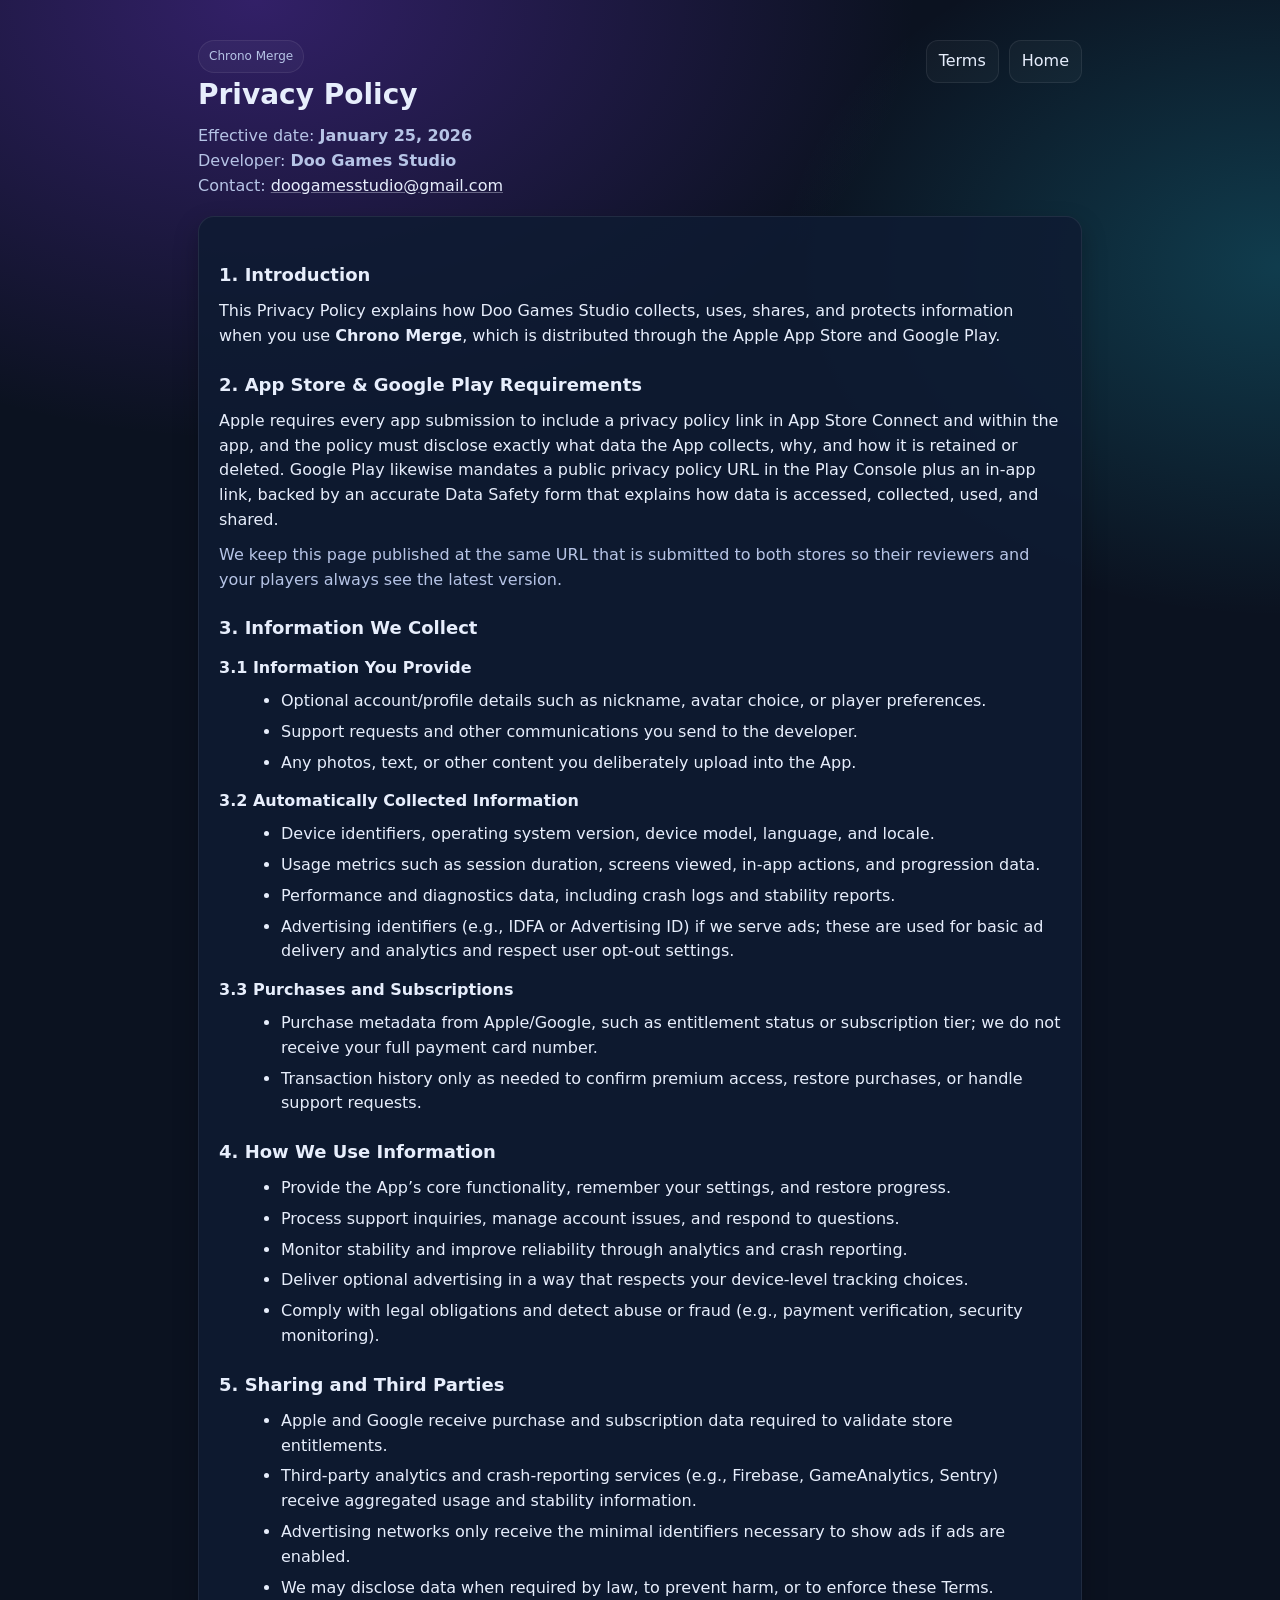
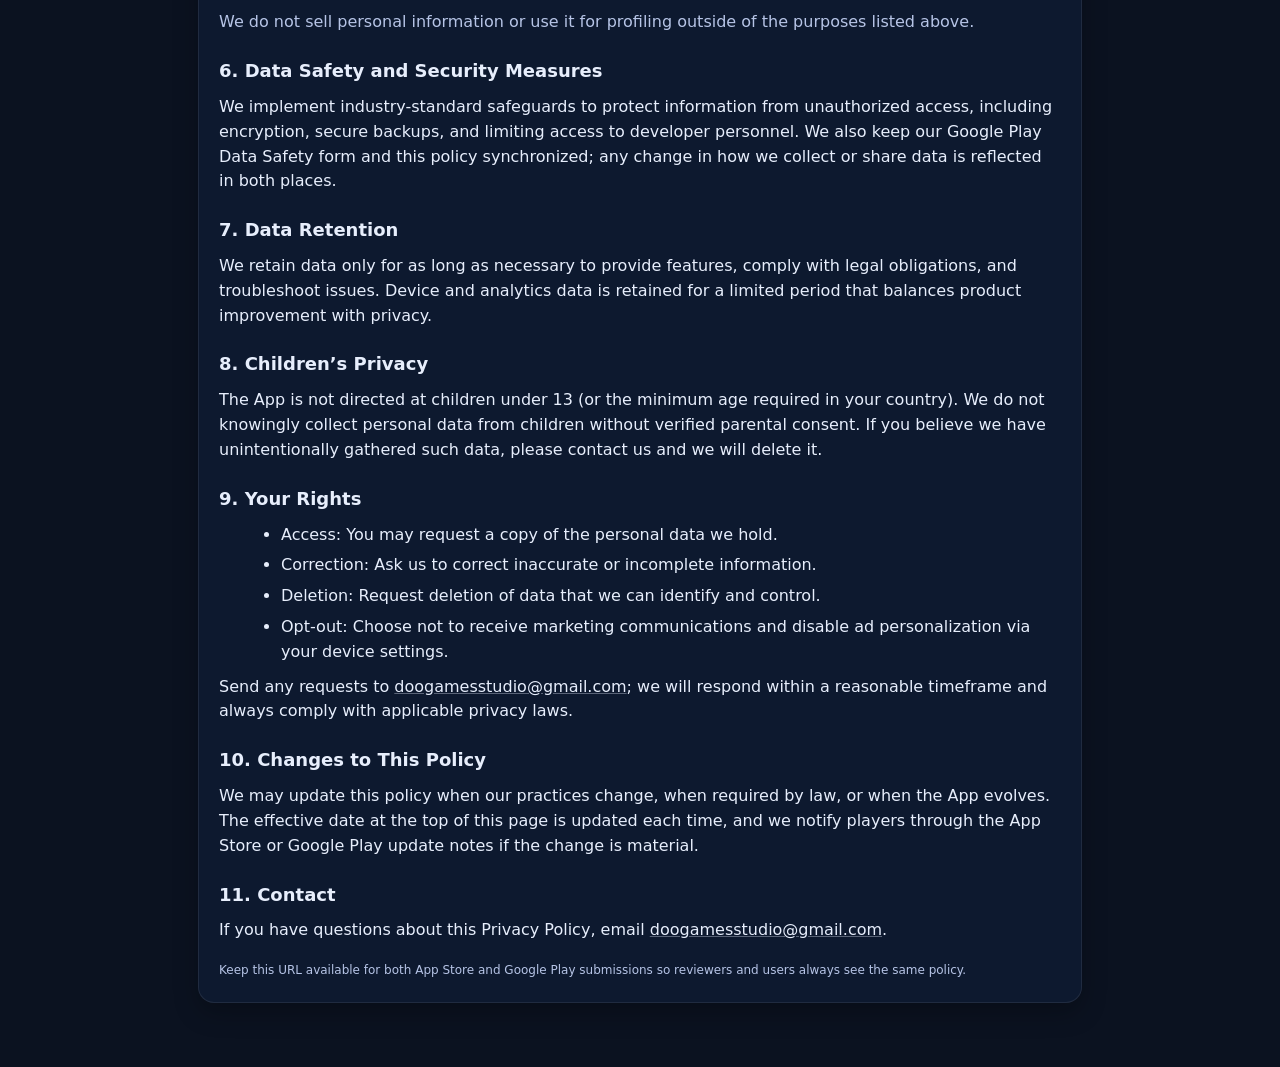
<file: legal/apps/chrono-merge/privacy-policy.html>
<!doctype html>
<html lang="en">
<head>
  <meta charset="utf-8" />
  <meta name="viewport" content="width=device-width,initial-scale=1" />
  <title>Privacy Policy — Chrono Merge</title>
  <meta name="description" content="Privacy Policy for Chrono Merge distributed by Doo Games Studio via App Store and Google Play." />
  <style>
    :root { --bg:#0b1220; --card:#0f1b33; --text:#e7eefc; --muted:#b6c4e6; --accent:#7c3aed; --border:rgba(255,255,255,.08); }
    *{box-sizing:border-box}
    body{margin:0;font-family:system-ui,-apple-system,Segoe UI,Roboto,Ubuntu,Cantarell,Noto Sans,sans-serif;background:radial-gradient(1200px 800px at 20% 0%, rgba(124,58,237,.35), transparent 55%),radial-gradient(1000px 700px at 100% 10%, rgba(34,211,238,.22), transparent 50%),var(--bg);color:var(--text);line-height:1.55}
    a{color:var(--text);text-decoration:underline;text-decoration-color:rgba(231,238,252,.35)}
    a:hover{text-decoration-color:var(--text)}
    .wrap{max-width:920px;margin:0 auto;padding:40px 18px 64px}
    .header{display:flex;gap:14px;align-items:flex-start;justify-content:space-between;flex-wrap:wrap;margin-bottom:18px}
    .badge{display:inline-block;padding:6px 10px;border:1px solid var(--border);border-radius:999px;color:var(--muted);font-size:12px;background:rgba(255,255,255,.03)}
    .card{background:rgba(15,27,51,.86);border:1px solid var(--border);border-radius:16px;padding:22px 20px;box-shadow:0 10px 24px rgba(0,0,0,.25)}
    h1{font-size:28px;margin:0 0 8px}
    h2{font-size:18px;margin:22px 0 10px}
    h3{font-size:16px;margin:14px 0 6px}
    p{margin:10px 0;color:var(--text)}
    ul{margin:8px 0 0 22px;color:var(--text)}
    li{margin:6px 0}
    .muted{color:var(--muted)}
    .toplinks{display:flex;gap:10px;flex-wrap:wrap}
    .toplinks a{display:inline-block;padding:8px 12px;border:1px solid var(--border);border-radius:12px;background:rgba(255,255,255,.03);text-decoration:none}
    .toplinks a:hover{border-color:rgba(255,255,255,.18)}
    footer{margin-top:18px;color:var(--muted);font-size:12px}
    code{background:rgba(255,255,255,.06);padding:2px 6px;border-radius:8px;border:1px solid var(--border)}
  </style>
</head>
<body>
  <div class="wrap">
    <div class="header">
      <div>
        <div class="badge">Chrono Merge</div>
        <h1>Privacy Policy</h1>
        <div class="muted">
          Effective date: <strong>January 25, 2026</strong><br />
          Developer: <strong>Doo Games Studio</strong><br />
          Contact: <a href="mailto:doogamesstudio@gmail.com">doogamesstudio@gmail.com</a>
        </div>
      </div>
      <div class="toplinks">
        <a href="./terms.html" title="Open Terms of Service">Terms</a>
        <a href="../" title="Back to site (optional)">Home</a>
      </div>
    </div>

    <div class="card">
      <h2>1. Introduction</h2>
      <p>This Privacy Policy explains how Doo Games Studio collects, uses, shares, and protects information when you use <strong>Chrono Merge</strong>, which is distributed through the Apple App Store and Google Play.</p>

      <h2>2. App Store & Google Play Requirements</h2>
      <p>Apple requires every app submission to include a privacy policy link in App Store Connect and within the app, and the policy must disclose exactly what data the App collects, why, and how it is retained or deleted. Google Play likewise mandates a public privacy policy URL in the Play Console plus an in-app link, backed by an accurate Data Safety form that explains how data is accessed, collected, used, and shared.</p>
      <p class="muted">We keep this page published at the same URL that is submitted to both stores so their reviewers and your players always see the latest version.</p>

      <h2>3. Information We Collect</h2>
      <h3>3.1 Information You Provide</h3>
      <ul>
        <li>Optional account/profile details such as nickname, avatar choice, or player preferences.</li>
        <li>Support requests and other communications you send to the developer.</li>
        <li>Any photos, text, or other content you deliberately upload into the App.</li>
      </ul>
      <h3>3.2 Automatically Collected Information</h3>
      <ul>
        <li>Device identifiers, operating system version, device model, language, and locale.</li>
        <li>Usage metrics such as session duration, screens viewed, in-app actions, and progression data.</li>
        <li>Performance and diagnostics data, including crash logs and stability reports.</li>
        <li>Advertising identifiers (e.g., IDFA or Advertising ID) if we serve ads; these are used for basic ad delivery and analytics and respect user opt-out settings.</li>
      </ul>
      <h3>3.3 Purchases and Subscriptions</h3>
      <ul>
        <li>Purchase metadata from Apple/Google, such as entitlement status or subscription tier; we do not receive your full payment card number.</li>
        <li>Transaction history only as needed to confirm premium access, restore purchases, or handle support requests.</li>
      </ul>

      <h2>4. How We Use Information</h2>
      <ul>
        <li>Provide the App&rsquo;s core functionality, remember your settings, and restore progress.</li>
        <li>Process support inquiries, manage account issues, and respond to questions.</li>
        <li>Monitor stability and improve reliability through analytics and crash reporting.</li>
        <li>Deliver optional advertising in a way that respects your device-level tracking choices.</li>
        <li>Comply with legal obligations and detect abuse or fraud (e.g., payment verification, security monitoring).</li>
      </ul>

      <h2>5. Sharing and Third Parties</h2>
      <ul>
        <li>Apple and Google receive purchase and subscription data required to validate store entitlements.</li>
        <li>Third-party analytics and crash-reporting services (e.g., Firebase, GameAnalytics, Sentry) receive aggregated usage and stability information.</li>
        <li>Advertising networks only receive the minimal identifiers necessary to show ads if ads are enabled.</li>
        <li>We may disclose data when required by law, to prevent harm, or to enforce these Terms.</li>
      </ul>
      <p class="muted">We do not sell personal information or use it for profiling outside of the purposes listed above.</p>

      <h2>6. Data Safety and Security Measures</h2>
      <p>We implement industry-standard safeguards to protect information from unauthorized access, including encryption, secure backups, and limiting access to developer personnel. We also keep our Google Play Data Safety form and this policy synchronized; any change in how we collect or share data is reflected in both places.</p>

      <h2>7. Data Retention</h2>
      <p>We retain data only for as long as necessary to provide features, comply with legal obligations, and troubleshoot issues. Device and analytics data is retained for a limited period that balances product improvement with privacy.</p>

      <h2>8. Children&rsquo;s Privacy</h2>
      <p>The App is not directed at children under 13 (or the minimum age required in your country). We do not knowingly collect personal data from children without verified parental consent. If you believe we have unintentionally gathered such data, please contact us and we will delete it.</p>

      <h2>9. Your Rights</h2>
      <ul>
        <li>Access: You may request a copy of the personal data we hold.</li>
        <li>Correction: Ask us to correct inaccurate or incomplete information.</li>
        <li>Deletion: Request deletion of data that we can identify and control.</li>
        <li>Opt-out: Choose not to receive marketing communications and disable ad personalization via your device settings.</li>
      </ul>
      <p>Send any requests to <a href="mailto:doogamesstudio@gmail.com">doogamesstudio@gmail.com</a>; we will respond within a reasonable timeframe and always comply with applicable privacy laws.</p>

      <h2>10. Changes to This Policy</h2>
      <p>We may update this policy when our practices change, when required by law, or when the App evolves. The effective date at the top of this page is updated each time, and we notify players through the App Store or Google Play update notes if the change is material.</p>

      <h2>11. Contact</h2>
      <p>If you have questions about this Privacy Policy, email <a href="mailto:doogamesstudio@gmail.com">doogamesstudio@gmail.com</a>.</p>

      <footer>
        Keep this URL available for both App Store and Google Play submissions so reviewers and users always see the same policy.
      </footer>
    </div>
  </div>
</body>
</html>
</file>
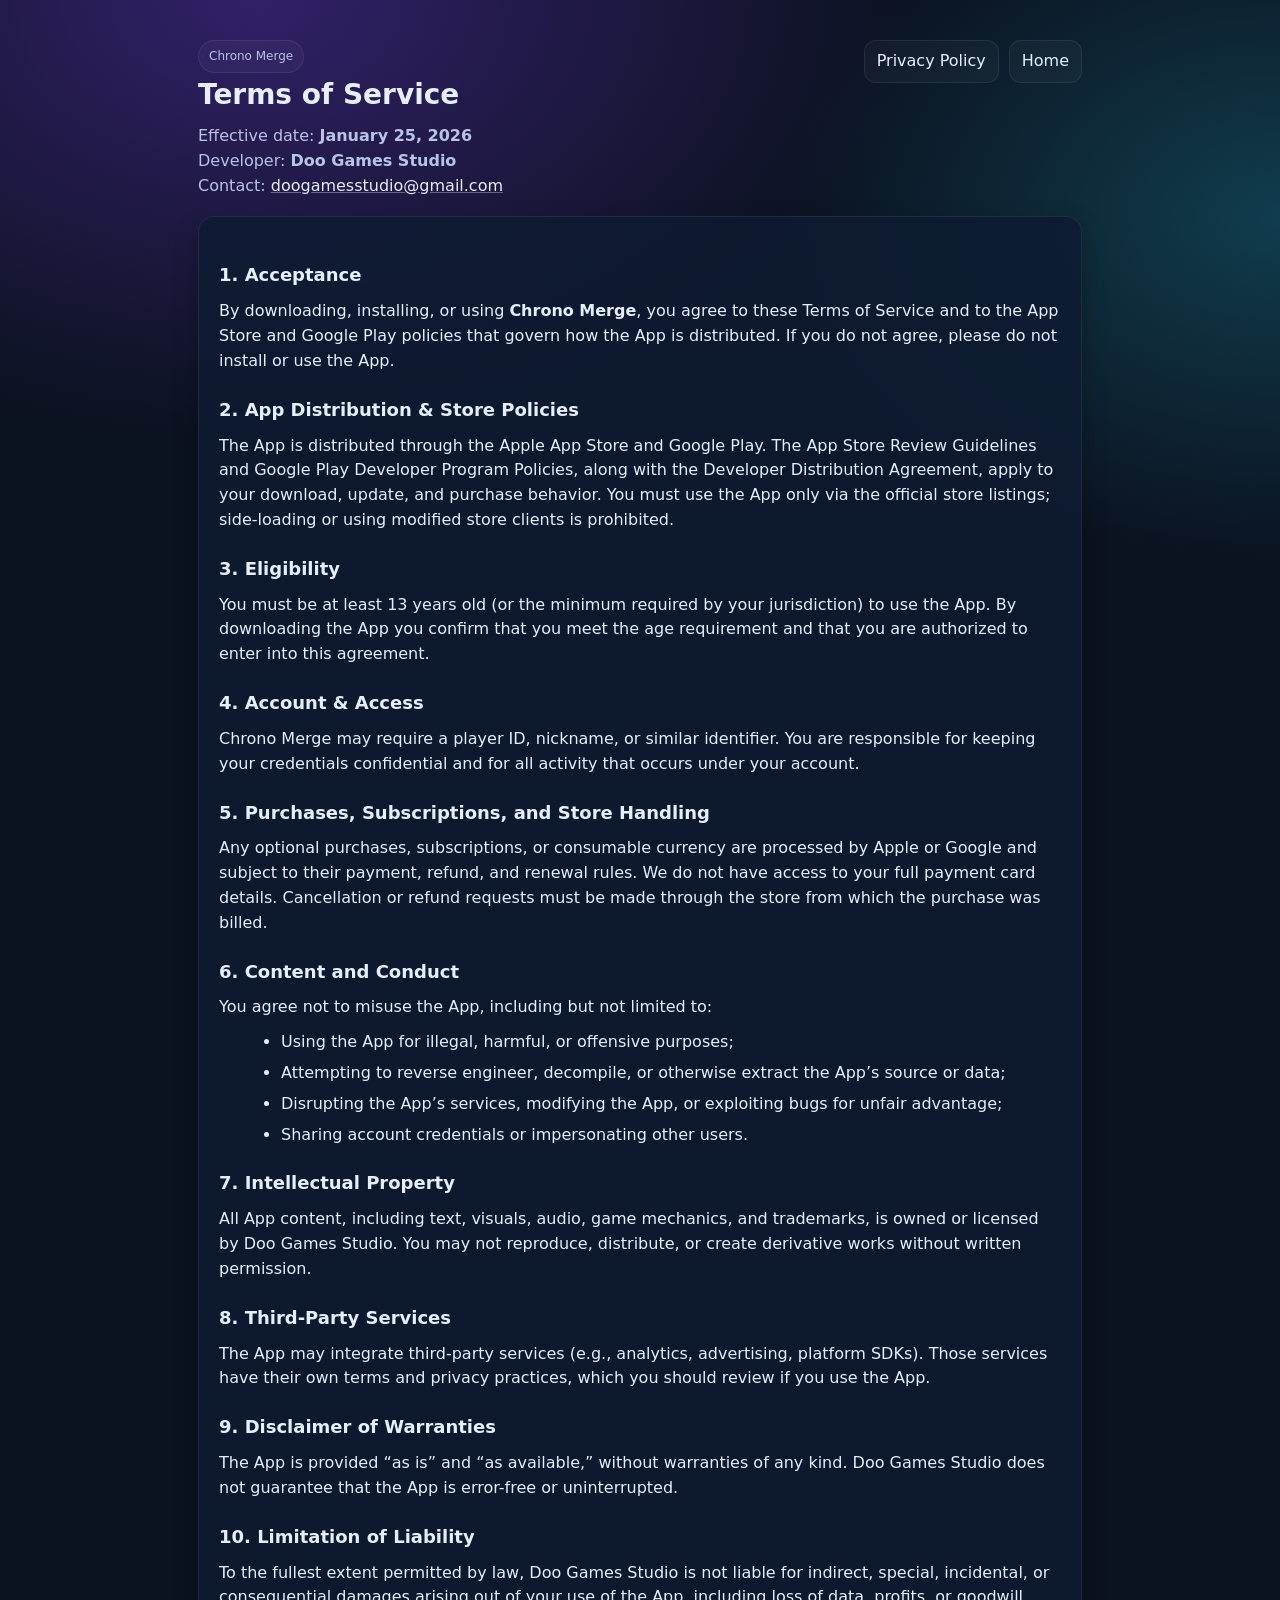
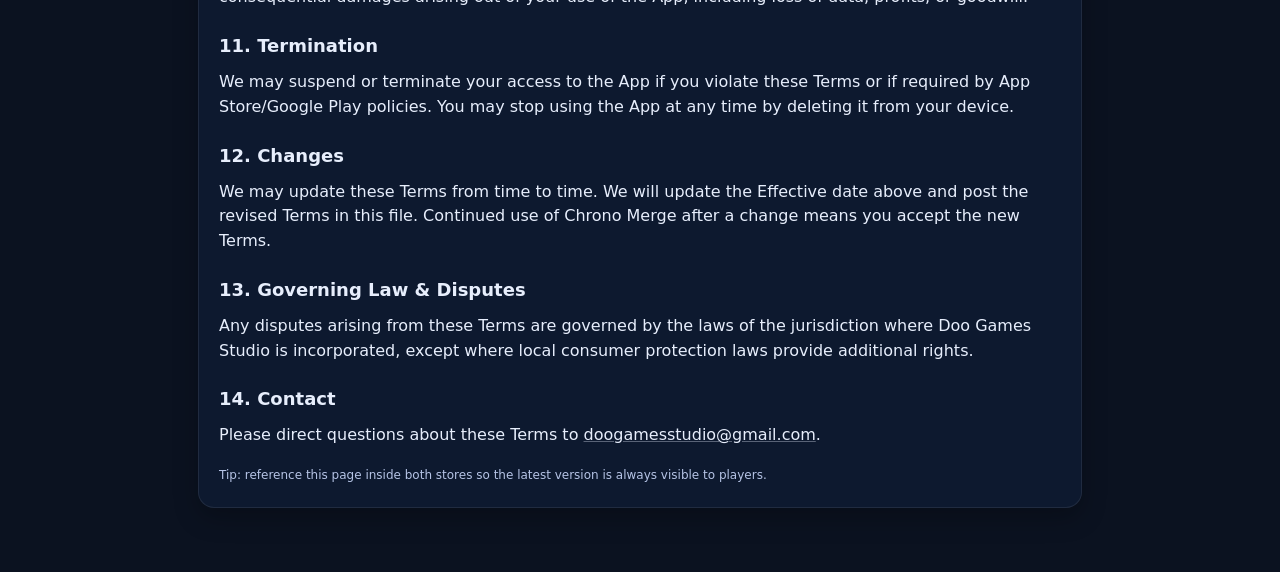
<file: legal/apps/chrono-merge/terms.html>
<!doctype html>
<html lang="en">
<head>
  <meta charset="utf-8" />
  <meta name="viewport" content="width=device-width,initial-scale=1" />
  <title>Terms of Service — Chrono Merge</title>
  <meta name="description" content="Terms of Service for Chrono Merge distributed by Doo Games Studio via App Store and Google Play." />
  <style>
    :root { --bg:#0b1220; --card:#0f1b33; --text:#e7eefc; --muted:#b6c4e6; --border:rgba(255,255,255,.08); }
    *{box-sizing:border-box}
    body{margin:0;font-family:system-ui,-apple-system,Segoe UI,Roboto,Ubuntu,Cantarell,Noto Sans,sans-serif;background:radial-gradient(1200px 800px at 20% 0%, rgba(124,58,237,.35), transparent 55%),radial-gradient(1000px 700px at 100% 10%, rgba(34,211,238,.22), transparent 50%),var(--bg);color:var(--text);line-height:1.55}
    a{color:var(--text);text-decoration:underline;text-decoration-color:rgba(231,238,252,.35)}
    a:hover{text-decoration-color:var(--text)}
    .wrap{max-width:920px;margin:0 auto;padding:40px 18px 64px}
    .header{display:flex;gap:14px;align-items:flex-start;justify-content:space-between;flex-wrap:wrap;margin-bottom:18px}
    .badge{display:inline-block;padding:6px 10px;border:1px solid var(--border);border-radius:999px;color:var(--muted);font-size:12px;background:rgba(255,255,255,.03)}
    .card{background:rgba(15,27,51,.86);border:1px solid var(--border);border-radius:16px;padding:22px 20px;box-shadow:0 10px 24px rgba(0,0,0,.25)}
    h1{font-size:28px;margin:0 0 8px}
    h2{font-size:18px;margin:22px 0 10px}
    p{margin:10px 0}
    ul{margin:8px 0 0 22px}
    li{margin:6px 0}
    .muted{color:var(--muted)}
    .toplinks{display:flex;gap:10px;flex-wrap:wrap}
    .toplinks a{display:inline-block;padding:8px 12px;border:1px solid var(--border);border-radius:12px;background:rgba(255,255,255,.03);text-decoration:none}
    .toplinks a:hover{border-color:rgba(255,255,255,.18)}
    footer{margin-top:18px;color:var(--muted);font-size:12px}
    code{background:rgba(255,255,255,.06);padding:2px 6px;border-radius:8px;border:1px solid var(--border)}
  </style>
</head>
<body>
  <div class="wrap">
    <div class="header">
      <div>
        <div class="badge">Chrono Merge</div>
        <h1>Terms of Service</h1>
        <div class="muted">
          Effective date: <strong>January 25, 2026</strong><br />
          Developer: <strong>Doo Games Studio</strong><br />
          Contact: <a href="mailto:doogamesstudio@gmail.com">doogamesstudio@gmail.com</a>
        </div>
      </div>
      <div class="toplinks">
        <a href="./privacy-policy.html" title="Open Privacy Policy">Privacy Policy</a>
        <a href="../" title="Back to site (optional)">Home</a>
      </div>
    </div>

    <div class="card">
      <h2>1. Acceptance</h2>
      <p>By downloading, installing, or using <strong>Chrono Merge</strong>, you agree to these Terms of Service and to the App Store and Google Play policies that govern how the App is distributed. If you do not agree, please do not install or use the App.</p>

      <h2>2. App Distribution & Store Policies</h2>
      <p>The App is distributed through the Apple App Store and Google Play. The App Store Review Guidelines and Google Play Developer Program Policies, along with the Developer Distribution Agreement, apply to your download, update, and purchase behavior. You must use the App only via the official store listings; side-loading or using modified store clients is prohibited.</p>

      <h2>3. Eligibility</h2>
      <p>You must be at least 13 years old (or the minimum required by your jurisdiction) to use the App. By downloading the App you confirm that you meet the age requirement and that you are authorized to enter into this agreement.</p>

      <h2>4. Account & Access</h2>
      <p>Chrono Merge may require a player ID, nickname, or similar identifier. You are responsible for keeping your credentials confidential and for all activity that occurs under your account.</p>

      <h2>5. Purchases, Subscriptions, and Store Handling</h2>
      <p>Any optional purchases, subscriptions, or consumable currency are processed by Apple or Google and subject to their payment, refund, and renewal rules. We do not have access to your full payment card details. Cancellation or refund requests must be made through the store from which the purchase was billed.</p>

      <h2>6. Content and Conduct</h2>
      <p>You agree not to misuse the App, including but not limited to:</p>
      <ul>
        <li>Using the App for illegal, harmful, or offensive purposes;</li>
        <li>Attempting to reverse engineer, decompile, or otherwise extract the App&rsquo;s source or data;</li>
        <li>Disrupting the App&rsquo;s services, modifying the App, or exploiting bugs for unfair advantage;</li>
        <li>Sharing account credentials or impersonating other users.</li>
      </ul>

      <h2>7. Intellectual Property</h2>
      <p>All App content, including text, visuals, audio, game mechanics, and trademarks, is owned or licensed by Doo Games Studio. You may not reproduce, distribute, or create derivative works without written permission.</p>

      <h2>8. Third-Party Services</h2>
      <p>The App may integrate third-party services (e.g., analytics, advertising, platform SDKs). Those services have their own terms and privacy practices, which you should review if you use the App.</p>

      <h2>9. Disclaimer of Warranties</h2>
      <p>The App is provided &ldquo;as is&rdquo; and &ldquo;as available,&rdquo; without warranties of any kind. Doo Games Studio does not guarantee that the App is error-free or uninterrupted.</p>

      <h2>10. Limitation of Liability</h2>
      <p>To the fullest extent permitted by law, Doo Games Studio is not liable for indirect, special, incidental, or consequential damages arising out of your use of the App, including loss of data, profits, or goodwill.</p>

      <h2>11. Termination</h2>
      <p>We may suspend or terminate your access to the App if you violate these Terms or if required by App Store/Google Play policies. You may stop using the App at any time by deleting it from your device.</p>

      <h2>12. Changes</h2>
      <p>We may update these Terms from time to time. We will update the Effective date above and post the revised Terms in this file. Continued use of Chrono Merge after a change means you accept the new Terms.</p>

      <h2>13. Governing Law & Disputes</h2>
      <p>Any disputes arising from these Terms are governed by the laws of the jurisdiction where Doo Games Studio is incorporated, except where local consumer protection laws provide additional rights.</p>

      <h2>14. Contact</h2>
      <p>Please direct questions about these Terms to <a href="mailto:doogamesstudio@gmail.com">doogamesstudio@gmail.com</a>.</p>

      <footer>
        Tip: reference this page inside both stores so the latest version is always visible to players.
      </footer>
    </div>
  </div>
</body>
</html>
</file>
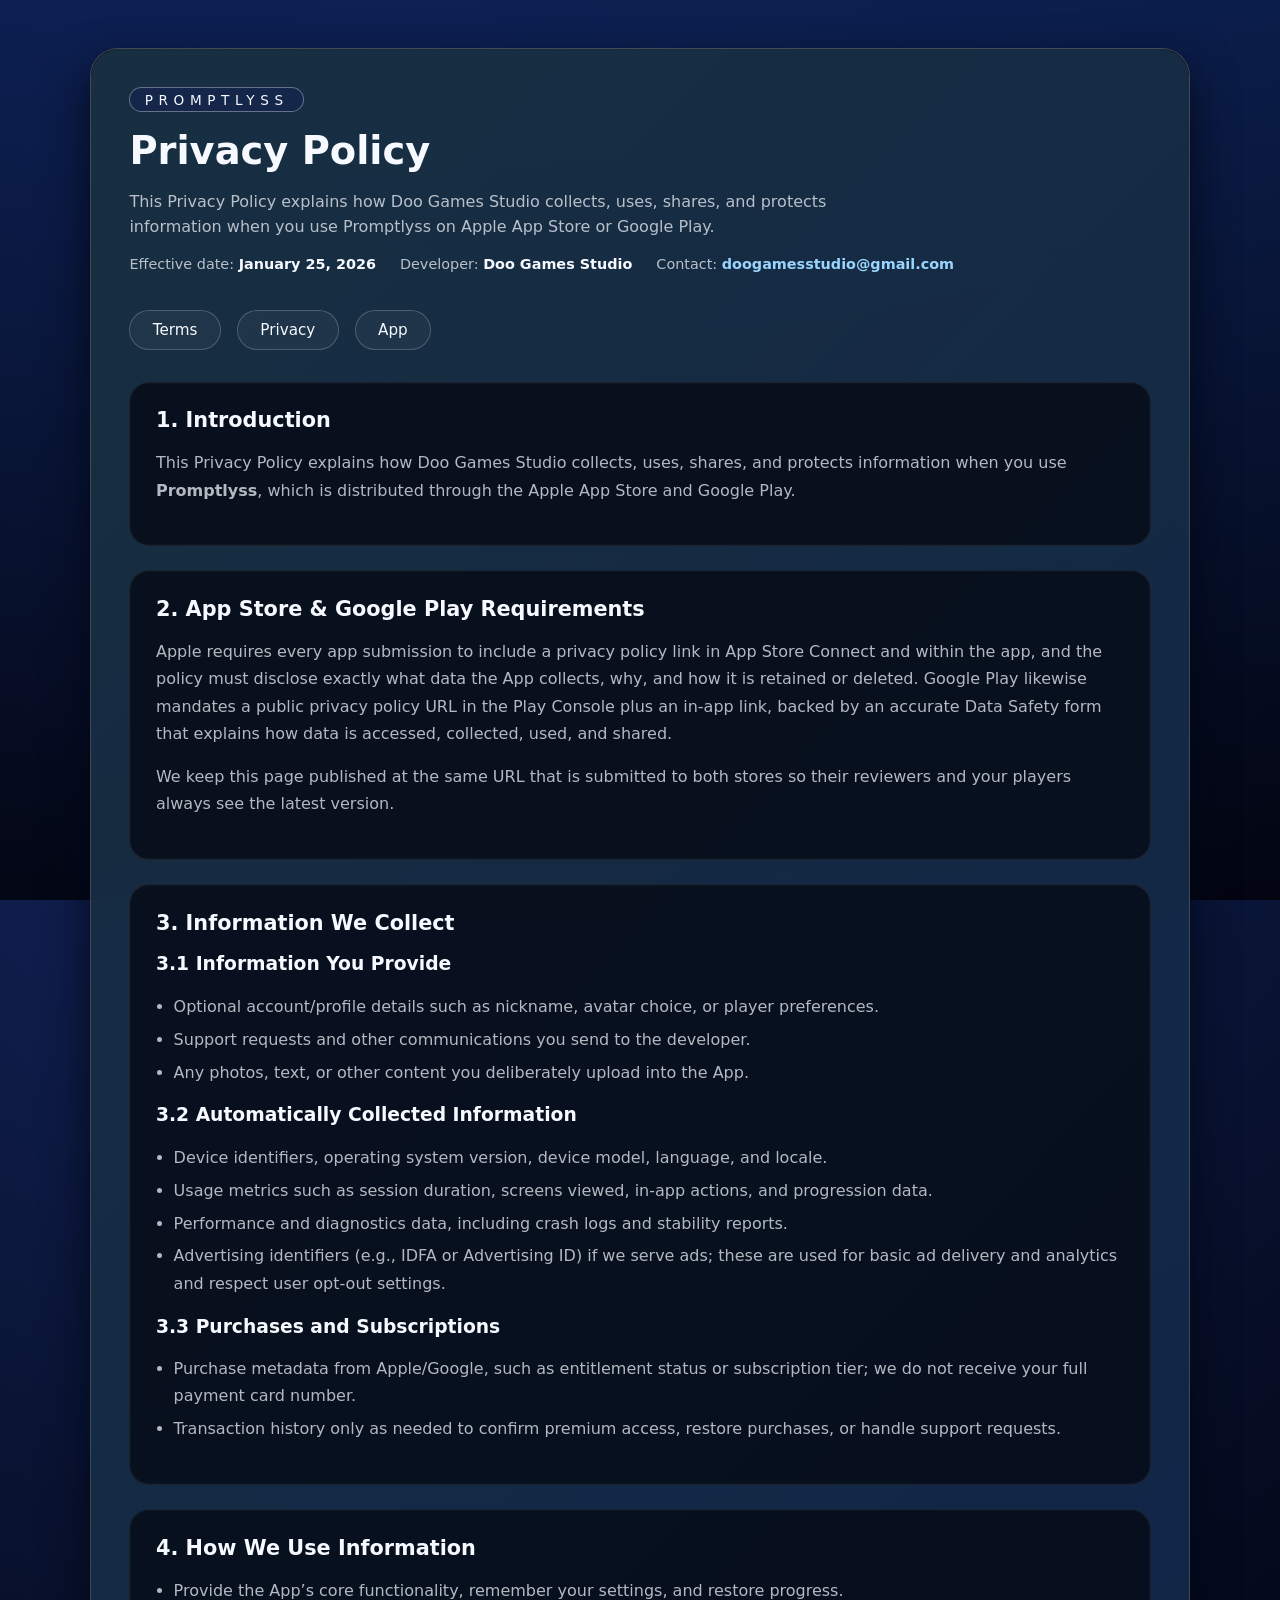
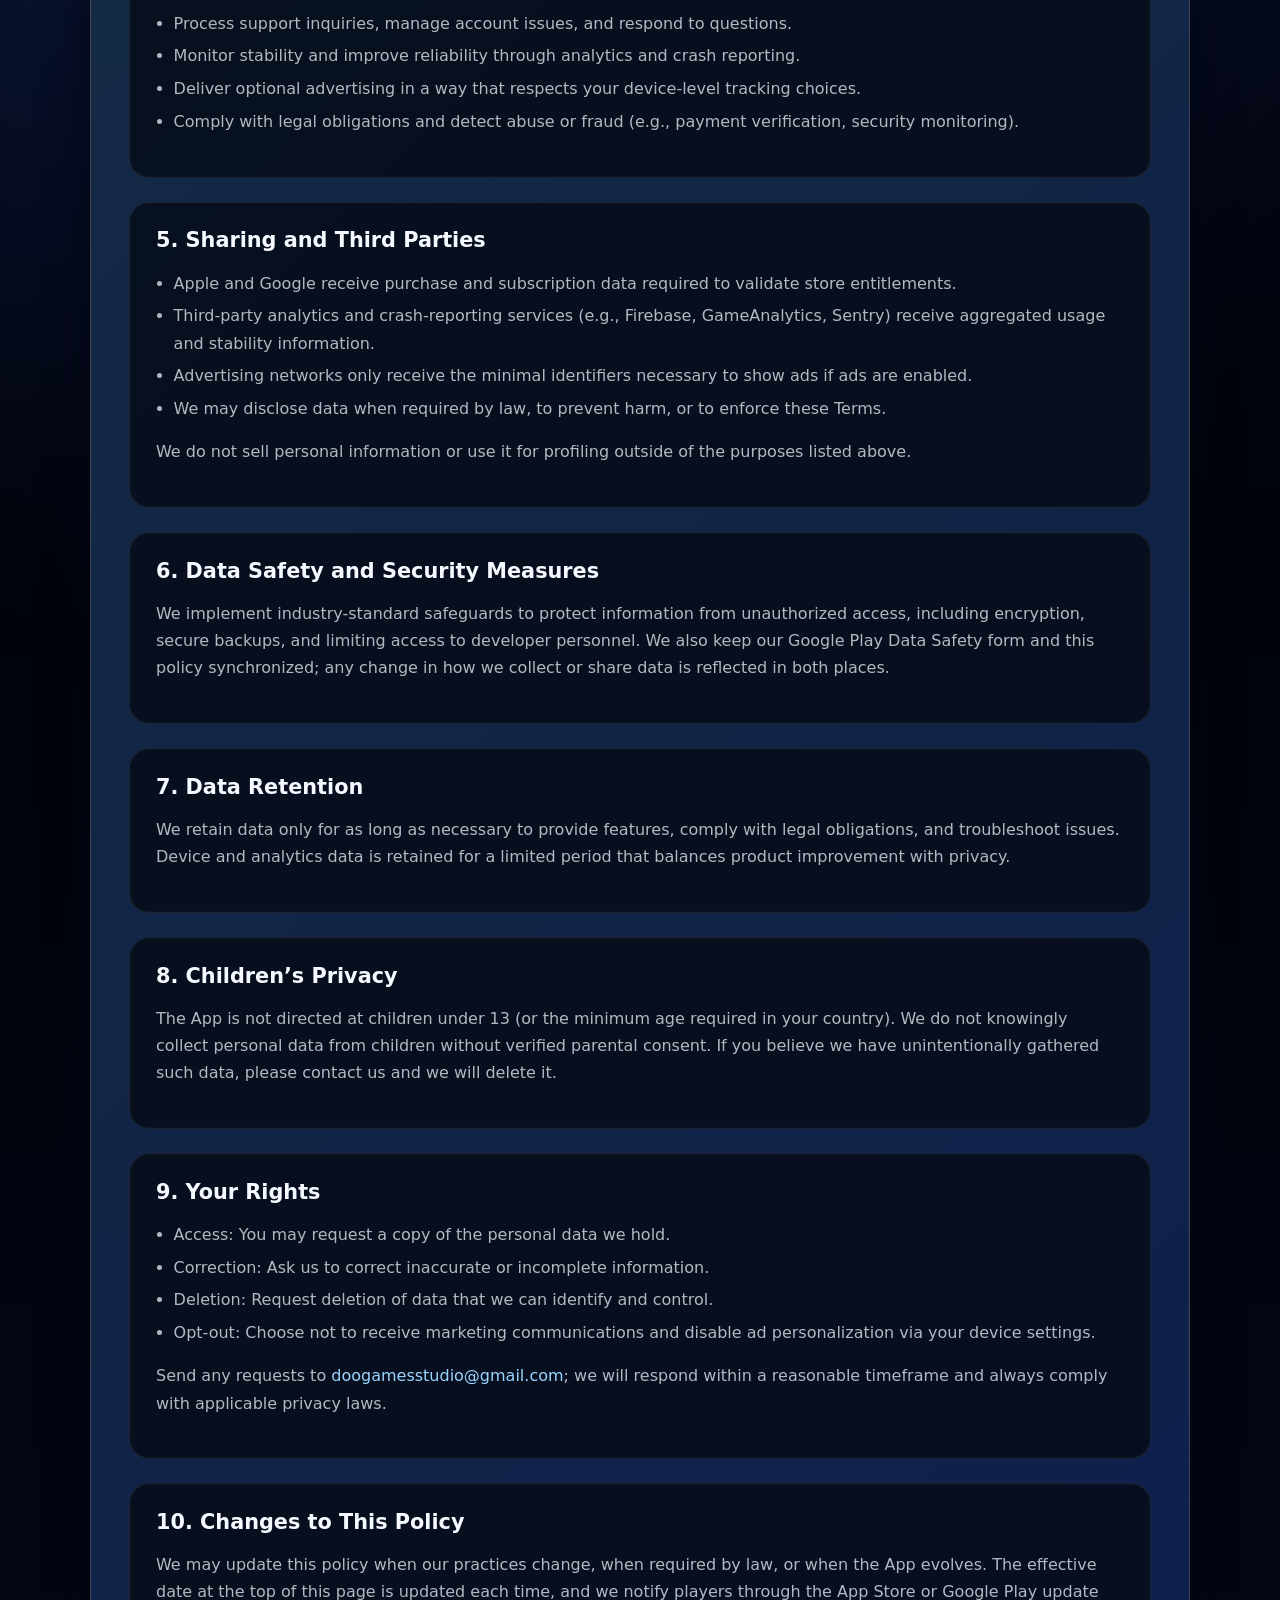
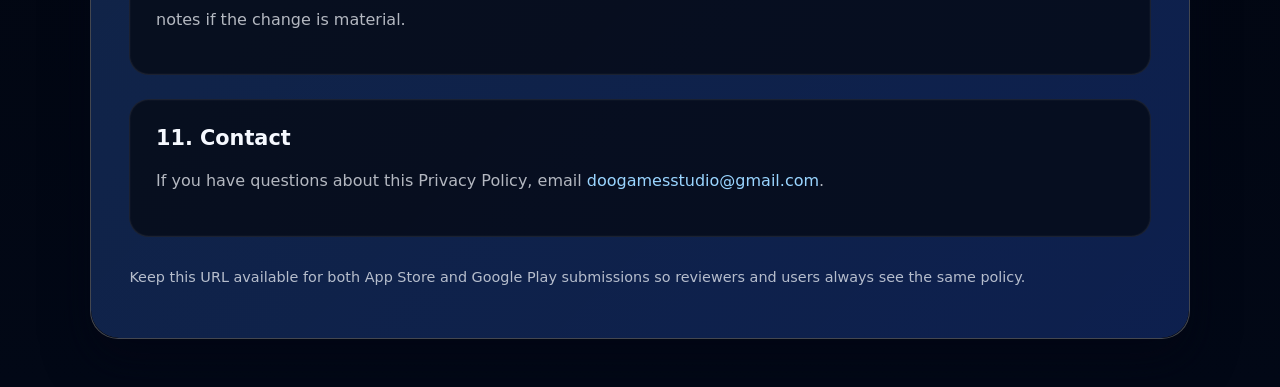
<file: legal/apps/promptlyss/privacy-policy.html>
﻿<!doctype html>
<html lang= ru>
<head>
  <meta charset=utf-8 />
  <meta name=viewport content=width=device-width,initial-scale=1 />
  <title>Privacy Policy — Promptlyss</title>
  <meta name=description content=Privacy Policy for Promptlyss distributed by Doo Games Studio via App Store and Google Play. />
  <link rel=stylesheet href=./style.css />
</head>
<body>
  <main>
    <div class=panel>
      <header class=hero>
        <div class=badge>Promptlyss</div>
        <h1>Privacy Policy</h1>
        <p class=lede>This Privacy Policy explains how Doo Games Studio collects, uses, shares, and protects information when you use Promptlyss on Apple App Store or Google Play.</p>
        <div class=hero__meta>
          <span>Effective date: <strong>January 25, 2026</strong></span>
          <span>Developer: <strong>Doo Games Studio</strong></span>
          <span>Contact: <strong><a href=mailto:doogamesstudio@gmail.com>doogamesstudio@gmail.com</a></strong></span>
        </div>
      </header>

      <nav class=subnav>
        <a href=./terms.html>Terms</a>
        <a href=./privacy-policy.html>Privacy</a>
        <a href=./index.html>App</a>
      </nav>

      <div class=content>
        <article>
          <h2>1. Introduction</h2>
          <p>This Privacy Policy explains how Doo Games Studio collects, uses, shares, and protects information when you use <strong>Promptlyss</strong>, which is distributed through the Apple App Store and Google Play.</p>
        </article>
        <article>
          <h2>2. App Store & Google Play Requirements</h2>
          <p>Apple requires every app submission to include a privacy policy link in App Store Connect and within the app, and the policy must disclose exactly what data the App collects, why, and how it is retained or deleted. Google Play likewise mandates a public privacy policy URL in the Play Console plus an in-app link, backed by an accurate Data Safety form that explains how data is accessed, collected, used, and shared.</p>
          <p class=muted>We keep this page published at the same URL that is submitted to both stores so their reviewers and your players always see the latest version.</p>
        </article>
        <article>
          <h2>3. Information We Collect</h2>
          <h3>3.1 Information You Provide</h3>
          <ul>
            <li>Optional account/profile details such as nickname, avatar choice, or player preferences.</li>
            <li>Support requests and other communications you send to the developer.</li>
            <li>Any photos, text, or other content you deliberately upload into the App.</li>
          </ul>
          <h3>3.2 Automatically Collected Information</h3>
          <ul>
            <li>Device identifiers, operating system version, device model, language, and locale.</li>
            <li>Usage metrics such as session duration, screens viewed, in-app actions, and progression data.</li>
            <li>Performance and diagnostics data, including crash logs and stability reports.</li>
            <li>Advertising identifiers (e.g., IDFA or Advertising ID) if we serve ads; these are used for basic ad delivery and analytics and respect user opt-out settings.</li>
          </ul>
          <h3>3.3 Purchases and Subscriptions</h3>
          <ul>
            <li>Purchase metadata from Apple/Google, such as entitlement status or subscription tier; we do not receive your full payment card number.</li>
            <li>Transaction history only as needed to confirm premium access, restore purchases, or handle support requests.</li>
          </ul>
        </article>
        <article>
          <h2>4. How We Use Information</h2>
          <ul>
            <li>Provide the App’s core functionality, remember your settings, and restore progress.</li>
            <li>Process support inquiries, manage account issues, and respond to questions.</li>
            <li>Monitor stability and improve reliability through analytics and crash reporting.</li>
            <li>Deliver optional advertising in a way that respects your device-level tracking choices.</li>
            <li>Comply with legal obligations and detect abuse or fraud (e.g., payment verification, security monitoring).</li>
          </ul>
        </article>
        <article>
          <h2>5. Sharing and Third Parties</h2>
          <ul>
            <li>Apple and Google receive purchase and subscription data required to validate store entitlements.</li>
            <li>Third-party analytics and crash-reporting services (e.g., Firebase, GameAnalytics, Sentry) receive aggregated usage and stability information.</li>
            <li>Advertising networks only receive the minimal identifiers necessary to show ads if ads are enabled.</li>
            <li>We may disclose data when required by law, to prevent harm, or to enforce these Terms.</li>
          </ul>
          <p class=muted>We do not sell personal information or use it for profiling outside of the purposes listed above.</p>
        </article>
        <article>
          <h2>6. Data Safety and Security Measures</h2>
          <p>We implement industry-standard safeguards to protect information from unauthorized access, including encryption, secure backups, and limiting access to developer personnel. We also keep our Google Play Data Safety form and this policy synchronized; any change in how we collect or share data is reflected in both places.</p>
        </article>
        <article>
          <h2>7. Data Retention</h2>
          <p>We retain data only for as long as necessary to provide features, comply with legal obligations, and troubleshoot issues. Device and analytics data is retained for a limited period that balances product improvement with privacy.</p>
        </article>
        <article>
          <h2>8. Children’s Privacy</h2>
          <p>The App is not directed at children under 13 (or the minimum age required in your country). We do not knowingly collect personal data from children without verified parental consent. If you believe we have unintentionally gathered such data, please contact us and we will delete it.</p>
        </article>
        <article>
          <h2>9. Your Rights</h2>
          <ul>
            <li>Access: You may request a copy of the personal data we hold.</li>
            <li>Correction: Ask us to correct inaccurate or incomplete information.</li>
            <li>Deletion: Request deletion of data that we can identify and control.</li>
            <li>Opt-out: Choose not to receive marketing communications and disable ad personalization via your device settings.</li>
          </ul>
          <p>Send any requests to <a href=mailto:doogamesstudio@gmail.com>doogamesstudio@gmail.com</a>; we will respond within a reasonable timeframe and always comply with applicable privacy laws.</p>
        </article>
        <article>
          <h2>10. Changes to This Policy</h2>
          <p>We may update this policy when our practices change, when required by law, or when the App evolves. The effective date at the top of this page is updated each time, and we notify players through the App Store or Google Play update notes if the change is material.</p>
        </article>
        <article>
          <h2>11. Contact</h2>
          <p>If you have questions about this Privacy Policy, email <a href=mailto:doogamesstudio@gmail.com>doogamesstudio@gmail.com</a>.</p>
        </article>
      </div>

      <p class=footer-note>Keep this URL available for both App Store and Google Play submissions so reviewers and users always see the same policy.</p>
    </div>
  </main>
</body>
</html>
</file>
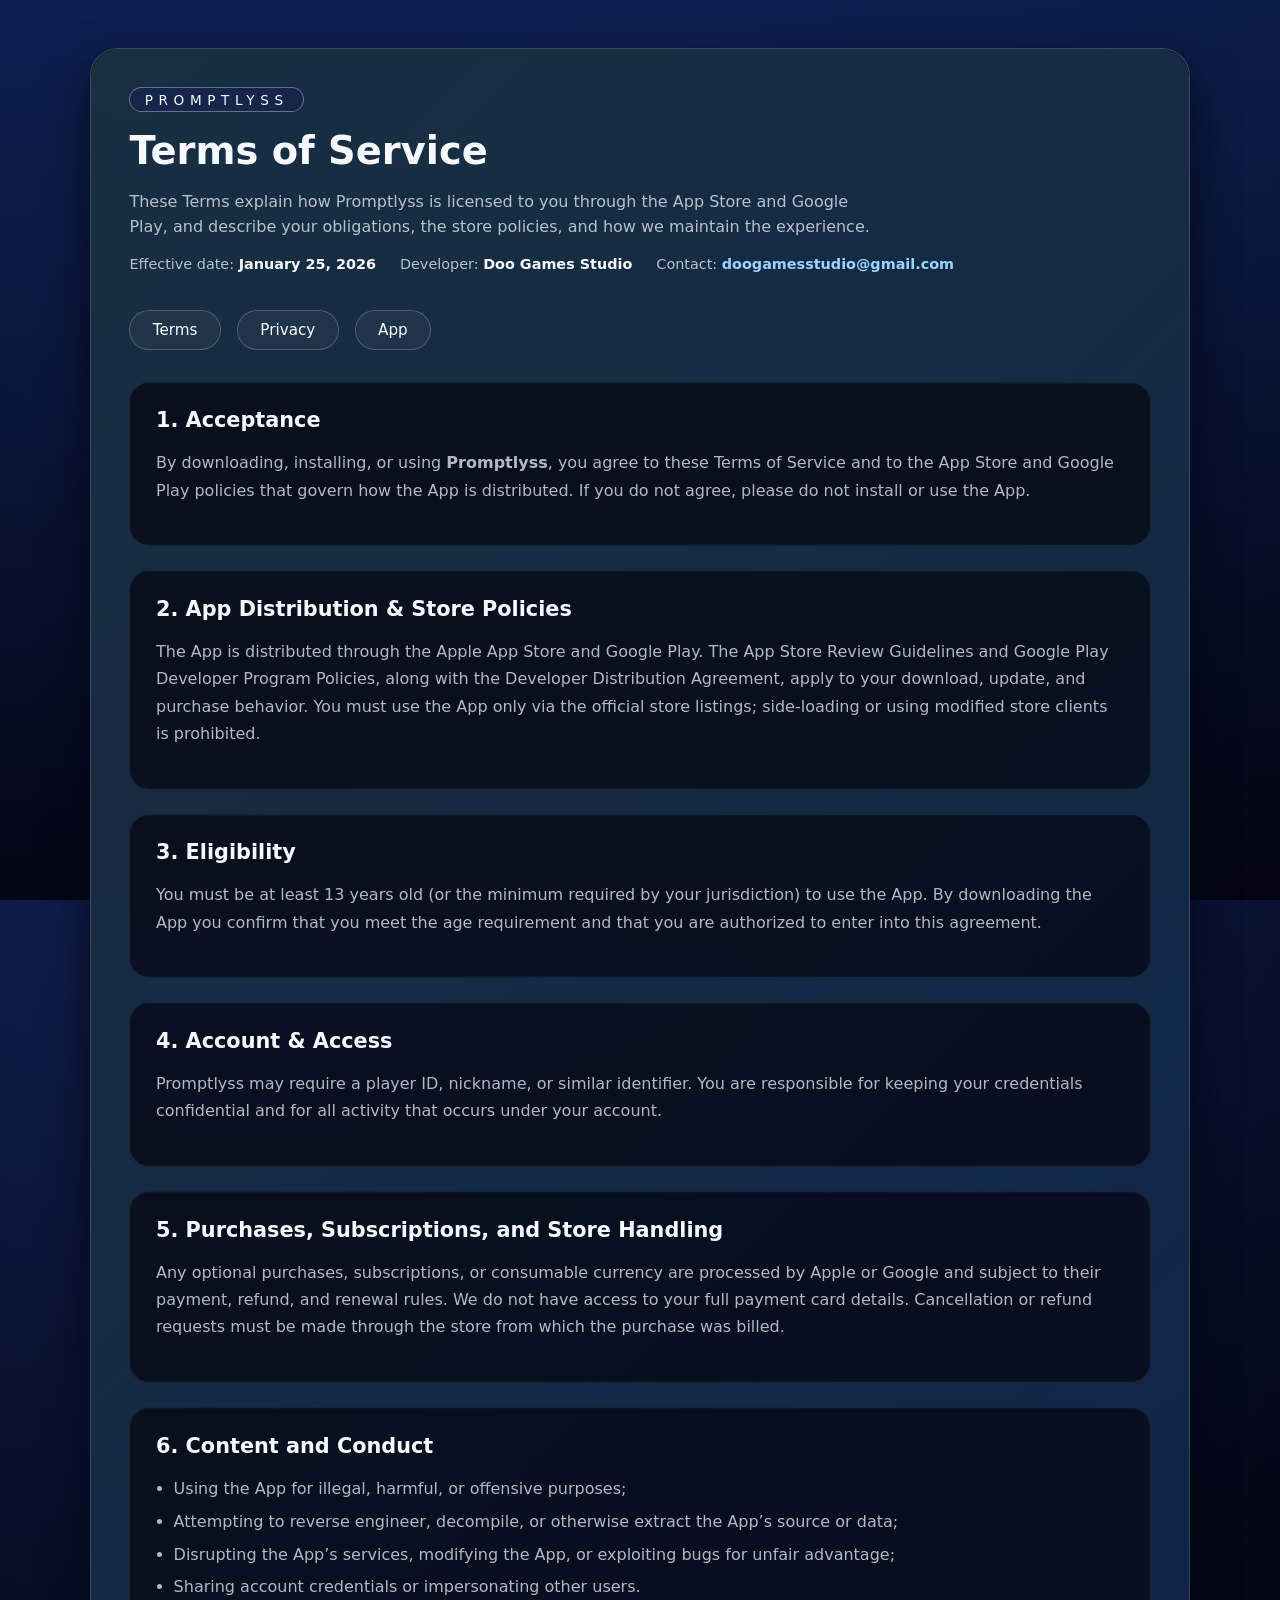
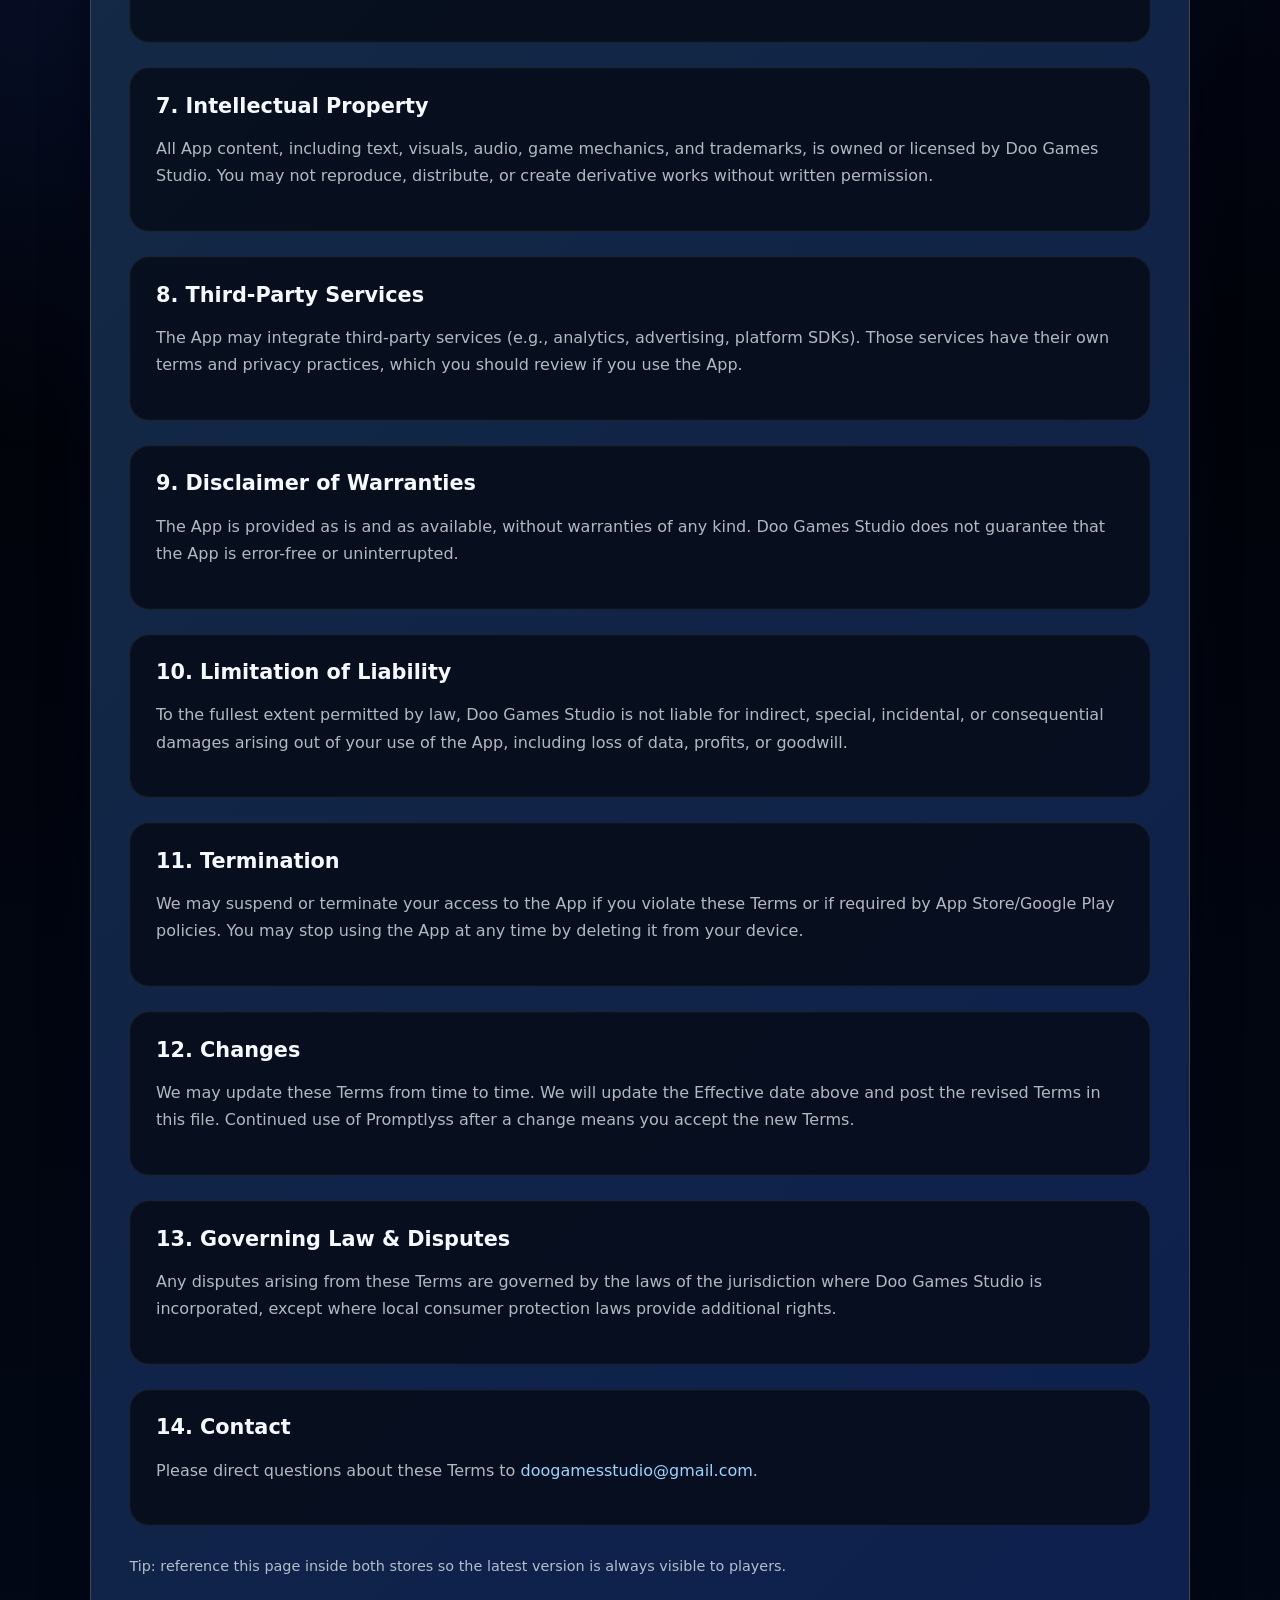
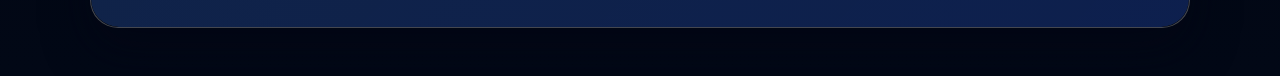
<file: legal/apps/promptlyss/terms.html>
﻿<!doctype html>
<html lang= ru>
<head>
  <meta charset=utf-8 />
  <meta name=viewport content=width=device-width,initial-scale=1 />
  <title>Terms of Service — Promptlyss</title>
  <meta name=description content=Terms of Service for Promptlyss distributed by Doo Games Studio via App Store and Google Play. />
  <link rel=stylesheet href=./style.css />
</head>
<body>
  <main>
    <div class=panel>
      <header class=hero>
        <div class=badge>Promptlyss</div>
        <h1>Terms of Service</h1>
        <p class=lede>These Terms explain how Promptlyss is licensed to you through the App Store and Google Play, and describe your obligations, the store policies, and how we maintain the experience.</p>
        <div class=hero__meta>
          <span>Effective date: <strong>January 25, 2026</strong></span>
          <span>Developer: <strong>Doo Games Studio</strong></span>
          <span>Contact: <strong><a href=mailto:doogamesstudio@gmail.com>doogamesstudio@gmail.com</a></strong></span>
        </div>
      </header>

      <nav class=subnav>
        <a href=./terms.html>Terms</a>
        <a href=./privacy-policy.html>Privacy</a>
        <a href=./index.html>App</a>
      </nav>

      <div class=content>
        <article>
          <h2>1. Acceptance</h2>
          <p>By downloading, installing, or using <strong>Promptlyss</strong>, you agree to these Terms of Service and to the App Store and Google Play policies that govern how the App is distributed. If you do not agree, please do not install or use the App.</p>
        </article>
        <article>
          <h2>2. App Distribution & Store Policies</h2>
          <p>The App is distributed through the Apple App Store and Google Play. The App Store Review Guidelines and Google Play Developer Program Policies, along with the Developer Distribution Agreement, apply to your download, update, and purchase behavior. You must use the App only via the official store listings; side-loading or using modified store clients is prohibited.</p>
        </article>
        <article>
          <h2>3. Eligibility</h2>
          <p>You must be at least 13 years old (or the minimum required by your jurisdiction) to use the App. By downloading the App you confirm that you meet the age requirement and that you are authorized to enter into this agreement.</p>
        </article>
        <article>
          <h2>4. Account & Access</h2>
          <p>Promptlyss may require a player ID, nickname, or similar identifier. You are responsible for keeping your credentials confidential and for all activity that occurs under your account.</p>
        </article>
        <article>
          <h2>5. Purchases, Subscriptions, and Store Handling</h2>
          <p>Any optional purchases, subscriptions, or consumable currency are processed by Apple or Google and subject to their payment, refund, and renewal rules. We do not have access to your full payment card details. Cancellation or refund requests must be made through the store from which the purchase was billed.</p>
        </article>
        <article>
          <h2>6. Content and Conduct</h2>
          <ul>
            <li>Using the App for illegal, harmful, or offensive purposes;</li>
            <li>Attempting to reverse engineer, decompile, or otherwise extract the App’s source or data;</li>
            <li>Disrupting the App’s services, modifying the App, or exploiting bugs for unfair advantage;</li>
            <li>Sharing account credentials or impersonating other users.</li>
          </ul>
        </article>
        <article>
          <h2>7. Intellectual Property</h2>
          <p>All App content, including text, visuals, audio, game mechanics, and trademarks, is owned or licensed by Doo Games Studio. You may not reproduce, distribute, or create derivative works without written permission.</p>
        </article>
        <article>
          <h2>8. Third-Party Services</h2>
          <p>The App may integrate third-party services (e.g., analytics, advertising, platform SDKs). Those services have their own terms and privacy practices, which you should review if you use the App.</p>
        </article>
        <article>
          <h2>9. Disclaimer of Warranties</h2>
          <p>The App is provided as is and as available, without warranties of any kind. Doo Games Studio does not guarantee that the App is error-free or uninterrupted.</p>
        </article>
        <article>
          <h2>10. Limitation of Liability</h2>
          <p>To the fullest extent permitted by law, Doo Games Studio is not liable for indirect, special, incidental, or consequential damages arising out of your use of the App, including loss of data, profits, or goodwill.</p>
        </article>
        <article>
          <h2>11. Termination</h2>
          <p>We may suspend or terminate your access to the App if you violate these Terms or if required by App Store/Google Play policies. You may stop using the App at any time by deleting it from your device.</p>
        </article>
        <article>
          <h2>12. Changes</h2>
          <p>We may update these Terms from time to time. We will update the Effective date above and post the revised Terms in this file. Continued use of Promptlyss after a change means you accept the new Terms.</p>
        </article>
        <article>
          <h2>13. Governing Law & Disputes</h2>
          <p>Any disputes arising from these Terms are governed by the laws of the jurisdiction where Doo Games Studio is incorporated, except where local consumer protection laws provide additional rights.</p>
        </article>
        <article>
          <h2>14. Contact</h2>
          <p>Please direct questions about these Terms to <a href= mailto:doogamesstudio@gmail.com>doogamesstudio@gmail.com</a>.</p>
        </article>
      </div>

      <p class=footer-note>Tip: reference this page inside both stores so the latest version is always visible to players.</p>
    </div>
  </main>
</body>
</html>
</file>
